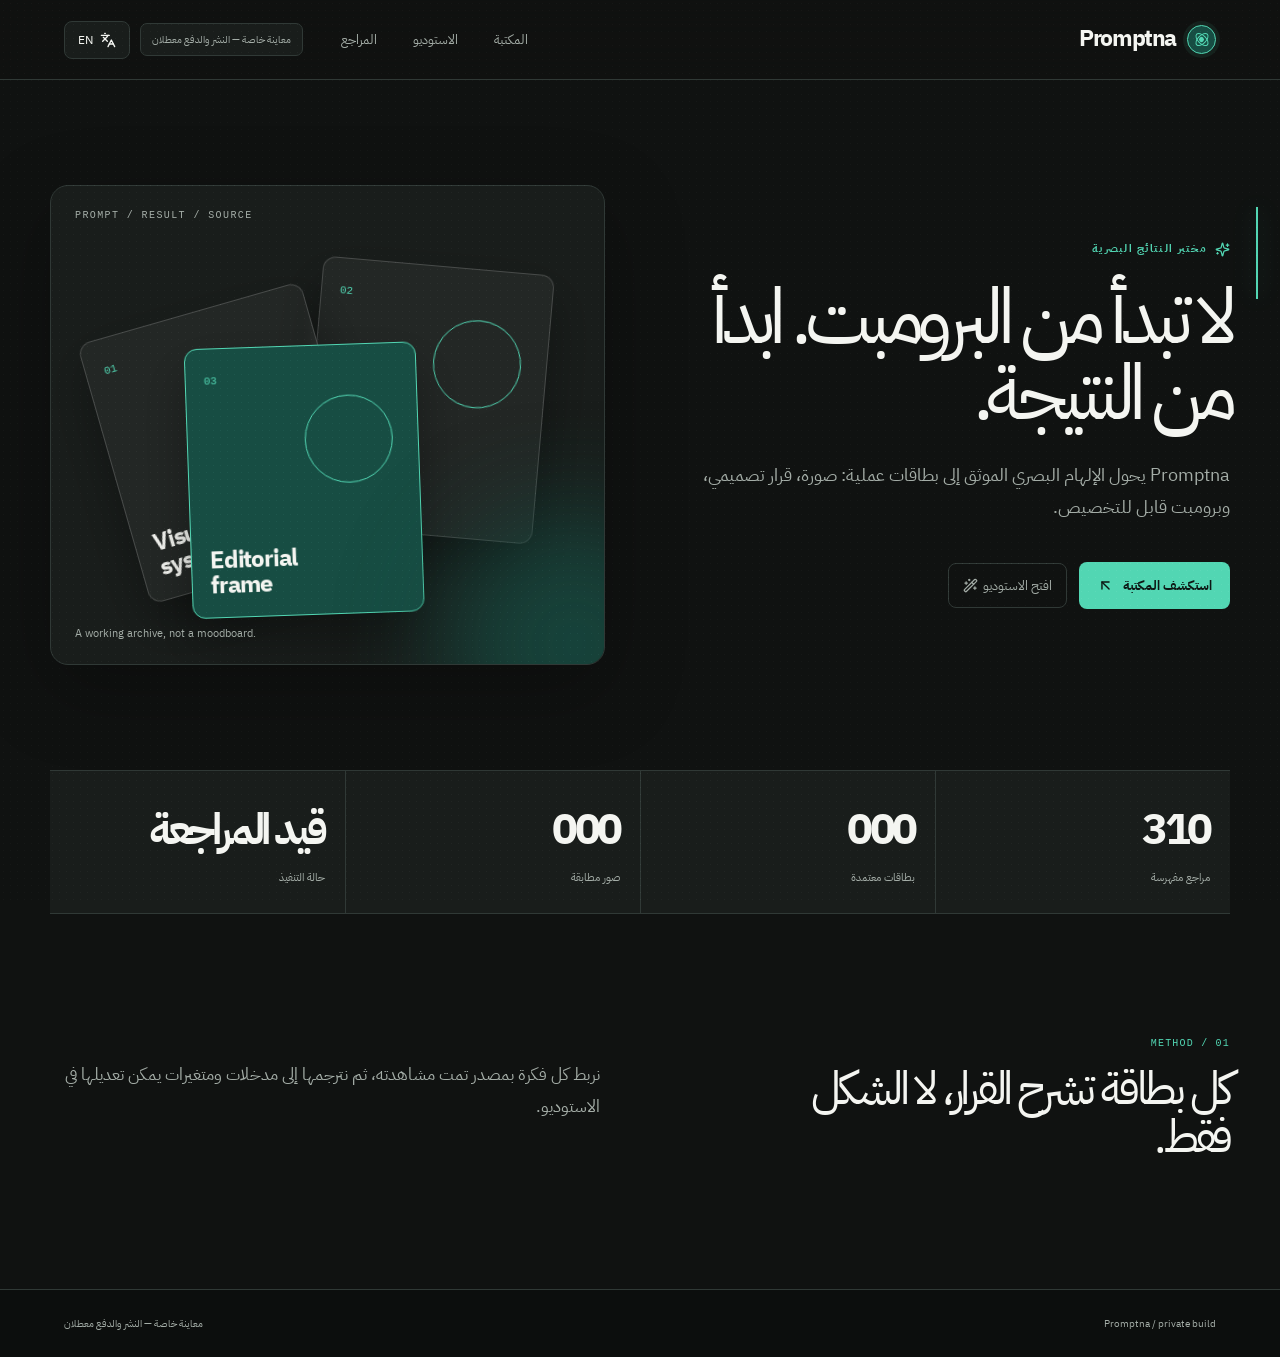
<file: index.html>
<!doctype html><html lang="ar" dir="rtl"><head><meta charset="UTF-8"/><meta name="viewport" content="width=device-width, initial-scale=1.0, maximum-scale=1"/><meta name="theme-color" content="#f7f5f0"/><meta name="description" content="Promptna — مكتبة بصرية عملية للبرومبتات الموثقة."/><title>Promptna</title>  <script type="module" crossorigin src="./assets/index-BKQbhZGJ.js"></script>
  <link rel="stylesheet" crossorigin href="./assets/index-DLs-mdcv.css">
</head><body><div id="root"></div><script src="./api/platform/config.js"></script></body></html>
</file>
<file: assets/index-DLs-mdcv.css>
@import"https://fonts.googleapis.com/css2?family=IBM+Plex+Sans+Arabic:wght@400;500;600;700&family=Inter:wght@400;500;600;700;800&display=swap";@layer components;@layer properties{@supports (((-webkit-hyphens:none)) and (not (margin-trim:inline))) or ((-moz-orient:inline) and (not (color:rgb(from red r g b)))){*,:before,:after,::backdrop{--tw-translate-x:0;--tw-translate-y:0;--tw-translate-z:0;--tw-rotate-x:initial;--tw-rotate-y:initial;--tw-rotate-z:initial;--tw-skew-x:initial;--tw-skew-y:initial;--tw-space-y-reverse:0;--tw-space-x-reverse:0;--tw-border-style:solid;--tw-gradient-position:initial;--tw-gradient-from:#0000;--tw-gradient-via:#0000;--tw-gradient-to:#0000;--tw-gradient-stops:initial;--tw-gradient-via-stops:initial;--tw-gradient-from-position:0%;--tw-gradient-via-position:50%;--tw-gradient-to-position:100%;--tw-leading:initial;--tw-font-weight:initial;--tw-tracking:initial;--tw-ordinal:initial;--tw-slashed-zero:initial;--tw-numeric-figure:initial;--tw-numeric-spacing:initial;--tw-numeric-fraction:initial;--tw-shadow:0 0 #0000;--tw-shadow-color:initial;--tw-shadow-alpha:100%;--tw-inset-shadow:0 0 #0000;--tw-inset-shadow-color:initial;--tw-inset-shadow-alpha:100%;--tw-ring-color:initial;--tw-ring-shadow:0 0 #0000;--tw-inset-ring-color:initial;--tw-inset-ring-shadow:0 0 #0000;--tw-ring-inset:initial;--tw-ring-offset-width:0px;--tw-ring-offset-color:#fff;--tw-ring-offset-shadow:0 0 #0000;--tw-outline-style:solid;--tw-backdrop-blur:initial;--tw-backdrop-brightness:initial;--tw-backdrop-contrast:initial;--tw-backdrop-grayscale:initial;--tw-backdrop-hue-rotate:initial;--tw-backdrop-invert:initial;--tw-backdrop-opacity:initial;--tw-backdrop-saturate:initial;--tw-backdrop-sepia:initial;--tw-duration:initial;--tw-ease:initial;--tw-content:"";--tw-animation-delay:0s;--tw-animation-direction:normal;--tw-animation-duration:initial;--tw-animation-fill-mode:none;--tw-animation-iteration-count:1;--tw-enter-blur:0;--tw-enter-opacity:1;--tw-enter-rotate:0;--tw-enter-scale:1;--tw-enter-translate-x:0;--tw-enter-translate-y:0;--tw-exit-blur:0;--tw-exit-opacity:1;--tw-exit-rotate:0;--tw-exit-scale:1;--tw-exit-translate-x:0;--tw-exit-translate-y:0}}}@layer theme{:root,:host{--font-sans:ui-sans-serif,system-ui,sans-serif,"Apple Color Emoji","Segoe UI Emoji","Segoe UI Symbol","Noto Color Emoji";--font-mono:ui-monospace,SFMono-Regular,Menlo,Monaco,Consolas,"Liberation Mono","Courier New",monospace;--color-red-100:oklch(93.6% .032 17.717);--color-red-500:oklch(63.7% .237 25.331);--color-blue-600:oklch(54.6% .245 262.881);--color-blue-700:oklch(48.8% .243 264.376);--color-slate-50:oklch(98.4% .003 247.858);--color-slate-100:oklch(96.8% .007 247.896);--color-slate-600:oklch(44.6% .043 257.281);--color-slate-700:oklch(37.2% .044 257.287);--color-slate-900:oklch(20.8% .042 265.755);--color-black:#000;--color-white:#fff;--spacing:.25rem;--container-xs:20rem;--container-sm:24rem;--container-md:28rem;--container-lg:32rem;--container-2xl:42rem;--container-6xl:72rem;--text-xs:.75rem;--text-xs--line-height:calc(1/.75);--text-sm:.875rem;--text-sm--line-height:calc(1.25/.875);--text-base:1rem;--text-base--line-height: 1.5 ;--text-lg:1.125rem;--text-lg--line-height:calc(1.75/1.125);--text-xl:1.25rem;--text-xl--line-height:calc(1.75/1.25);--text-2xl:1.5rem;--text-2xl--line-height:calc(2/1.5);--text-3xl:1.875rem;--text-3xl--line-height: 1.2 ;--text-4xl:2.25rem;--text-4xl--line-height:calc(2.5/2.25);--font-weight-normal:400;--font-weight-medium:500;--font-weight-semibold:600;--font-weight-bold:700;--tracking-tight:-.025em;--tracking-widest:.1em;--leading-snug:1.375;--leading-normal:1.5;--leading-relaxed:1.625;--radius-xs:.125rem;--radius-sm:.25rem;--radius-md:.375rem;--radius-lg:.5rem;--radius-xl:.75rem;--ease-in-out:cubic-bezier(.4,0,.2,1);--animate-spin:spin 1s linear infinite;--animate-pulse:pulse 2s cubic-bezier(.4,0,.6,1)infinite;--blur-sm:8px;--blur-2xl:40px;--aspect-video:16/9;--default-transition-duration:.15s;--default-transition-timing-function:cubic-bezier(.4,0,.2,1);--default-font-family:var(--font-sans);--default-mono-font-family:var(--font-mono)}}@layer base{*,:after,:before,::backdrop{box-sizing:border-box;border:0 solid;margin:0;padding:0}::file-selector-button{box-sizing:border-box;border:0 solid;margin:0;padding:0}html,:host{-webkit-text-size-adjust:100%;tab-size:4;line-height:1.5;font-family:var(--default-font-family,ui-sans-serif,system-ui,sans-serif,"Apple Color Emoji","Segoe UI Emoji","Segoe UI Symbol","Noto Color Emoji");font-feature-settings:var(--default-font-feature-settings,normal);font-variation-settings:var(--default-font-variation-settings,normal);-webkit-tap-highlight-color:transparent}hr{height:0;color:inherit;border-top-width:1px}abbr:where([title]){-webkit-text-decoration:underline dotted;text-decoration:underline dotted}h1,h2,h3,h4,h5,h6{font-size:inherit;font-weight:inherit}a{color:inherit;-webkit-text-decoration:inherit;text-decoration:inherit}b,strong{font-weight:bolder}code,kbd,samp,pre{font-family:var(--default-mono-font-family,ui-monospace,SFMono-Regular,Menlo,Monaco,Consolas,"Liberation Mono","Courier New",monospace);font-feature-settings:var(--default-mono-font-feature-settings,normal);font-variation-settings:var(--default-mono-font-variation-settings,normal);font-size:1em}small{font-size:80%}sub,sup{vertical-align:baseline;font-size:75%;line-height:0;position:relative}sub{bottom:-.25em}sup{top:-.5em}table{text-indent:0;border-color:inherit;border-collapse:collapse}:-moz-focusring{outline:auto}progress{vertical-align:baseline}summary{display:list-item}ol,ul,menu{list-style:none}img,svg,video,canvas,audio,iframe,embed,object{vertical-align:middle;display:block}img,video{max-width:100%;height:auto}button,input,select,optgroup,textarea{font:inherit;font-feature-settings:inherit;font-variation-settings:inherit;letter-spacing:inherit;color:inherit;opacity:1;background-color:#0000;border-radius:0}::file-selector-button{font:inherit;font-feature-settings:inherit;font-variation-settings:inherit;letter-spacing:inherit;color:inherit;opacity:1;background-color:#0000;border-radius:0}:where(select:is([multiple],[size])) optgroup{font-weight:bolder}:where(select:is([multiple],[size])) optgroup option{padding-inline-start:20px}::file-selector-button{margin-inline-end:4px}::placeholder{opacity:1}@supports (not ((-webkit-appearance:-apple-pay-button))) or (contain-intrinsic-size:1px){::placeholder{color:currentColor}@supports (color:color-mix(in lab,red,red)){::placeholder{color:color-mix(in oklab,currentcolor 50%,transparent)}}}textarea{resize:vertical}::-webkit-search-decoration{-webkit-appearance:none}::-webkit-date-and-time-value{min-height:1lh;text-align:inherit}::-webkit-datetime-edit{display:inline-flex}::-webkit-datetime-edit-fields-wrapper{padding:0}::-webkit-datetime-edit{padding-block:0}::-webkit-datetime-edit-year-field{padding-block:0}::-webkit-datetime-edit-month-field{padding-block:0}::-webkit-datetime-edit-day-field{padding-block:0}::-webkit-datetime-edit-hour-field{padding-block:0}::-webkit-datetime-edit-minute-field{padding-block:0}::-webkit-datetime-edit-second-field{padding-block:0}::-webkit-datetime-edit-millisecond-field{padding-block:0}::-webkit-datetime-edit-meridiem-field{padding-block:0}::-webkit-calendar-picker-indicator{line-height:1}:-moz-ui-invalid{box-shadow:none}button,input:where([type=button],[type=reset],[type=submit]){appearance:button}::file-selector-button{appearance:button}::-webkit-inner-spin-button{height:auto}::-webkit-outer-spin-button{height:auto}[hidden]:where(:not([hidden=until-found])){display:none!important}}@layer utilities{.\@container\/card-header{container:card-header/inline-size}.\@container\/field-group{container:field-group/inline-size}.pointer-events-none{pointer-events:none}.invisible{visibility:hidden}.visible{visibility:visible}.sr-only{clip-path:inset(50%);white-space:nowrap;border-width:0;width:1px;height:1px;margin:-1px;padding:0;position:absolute;overflow:hidden}.absolute{position:absolute}.fixed{position:fixed}.relative{position:relative}.static{position:static}.sticky{position:sticky}.inset-0{inset:calc(var(--spacing)*0)}.inset-x-0{inset-inline:calc(var(--spacing)*0)}.inset-y-0{inset-block:calc(var(--spacing)*0)}.-top-12{top:calc(var(--spacing)*-12)}.top-0{top:calc(var(--spacing)*0)}.top-1\.5{top:calc(var(--spacing)*1.5)}.top-1\/2{top:50%}.top-3\.5{top:calc(var(--spacing)*3.5)}.top-4{top:calc(var(--spacing)*4)}.top-\[1px\]{top:1px}.top-\[50\%\]{top:50%}.top-\[60\%\]{top:60%}.top-full{top:100%}.-right-12{right:calc(var(--spacing)*-12)}.right-0{right:calc(var(--spacing)*0)}.right-1{right:calc(var(--spacing)*1)}.right-2{right:calc(var(--spacing)*2)}.right-3{right:calc(var(--spacing)*3)}.right-4{right:calc(var(--spacing)*4)}.-bottom-12{bottom:calc(var(--spacing)*-12)}.bottom-0{bottom:calc(var(--spacing)*0)}.bottom-4{bottom:calc(var(--spacing)*4)}.-left-12{left:calc(var(--spacing)*-12)}.left-0{left:calc(var(--spacing)*0)}.left-1\/2{left:50%}.left-2{left:calc(var(--spacing)*2)}.left-4{left:calc(var(--spacing)*4)}.left-\[50\%\]{left:50%}.isolate{isolation:isolate}.z-10{z-index:10}.z-20{z-index:20}.z-40{z-index:40}.z-50{z-index:50}.z-\[1\]{z-index:1}.order-first{order:-9999}.order-last{order:9999}.col-start-2{grid-column-start:2}.row-span-2{grid-row:span 2/span 2}.row-start-1{grid-row-start:1}.container{width:100%}@media(min-width:40rem){.container{max-width:40rem}}@media(min-width:48rem){.container{max-width:48rem}}@media(min-width:64rem){.container{max-width:64rem}}@media(min-width:80rem){.container{max-width:80rem}}@media(min-width:96rem){.container{max-width:96rem}}.\!m-0{margin:calc(var(--spacing)*0)!important}.-mx-1{margin-inline:calc(var(--spacing)*-1)}.mx-2{margin-inline:calc(var(--spacing)*2)}.mx-3\.5{margin-inline:calc(var(--spacing)*3.5)}.mx-4{margin-inline:calc(var(--spacing)*4)}.mx-auto{margin-inline:auto}.-my-2{margin-block:calc(var(--spacing)*-2)}.my-0{margin-block:calc(var(--spacing)*0)}.my-0\.5{margin-block:calc(var(--spacing)*.5)}.my-1{margin-block:calc(var(--spacing)*1)}.-mt-4{margin-top:calc(var(--spacing)*-4)}.mt-1{margin-top:calc(var(--spacing)*1)}.mt-1\.5{margin-top:calc(var(--spacing)*1.5)}.mt-2{margin-top:calc(var(--spacing)*2)}.mt-4{margin-top:calc(var(--spacing)*4)}.mt-12{margin-top:calc(var(--spacing)*12)}.mt-auto{margin-top:auto}.mr-2{margin-right:calc(var(--spacing)*2)}.mb-1{margin-bottom:calc(var(--spacing)*1)}.mb-2{margin-bottom:calc(var(--spacing)*2)}.mb-3{margin-bottom:calc(var(--spacing)*3)}.mb-4{margin-bottom:calc(var(--spacing)*4)}.mb-6{margin-bottom:calc(var(--spacing)*6)}.mb-8{margin-bottom:calc(var(--spacing)*8)}.-ml-4{margin-left:calc(var(--spacing)*-4)}.ml-1{margin-left:calc(var(--spacing)*1)}.ml-2{margin-left:calc(var(--spacing)*2)}.ml-4{margin-left:calc(var(--spacing)*4)}.ml-auto{margin-left:auto}.line-clamp-1{-webkit-line-clamp:1;-webkit-box-orient:vertical;display:-webkit-box;overflow:hidden}.line-clamp-2{-webkit-line-clamp:2;-webkit-box-orient:vertical;display:-webkit-box;overflow:hidden}.block{display:block}.flex{display:flex}.grid{display:grid}.hidden{display:none}.inline-flex{display:inline-flex}.table{display:table}.table-caption{display:table-caption}.table-cell{display:table-cell}.table-row{display:table-row}.field-sizing-content{field-sizing:content}.aspect-square{aspect-ratio:1}.aspect-video{aspect-ratio:var(--aspect-video)}.size-\(--cell-size\){width:var(--cell-size);height:var(--cell-size)}.size-2{width:calc(var(--spacing)*2);height:calc(var(--spacing)*2)}.size-2\.5{width:calc(var(--spacing)*2.5);height:calc(var(--spacing)*2.5)}.size-3{width:calc(var(--spacing)*3);height:calc(var(--spacing)*3)}.size-3\.5{width:calc(var(--spacing)*3.5);height:calc(var(--spacing)*3.5)}.size-4{width:calc(var(--spacing)*4);height:calc(var(--spacing)*4)}.size-6{width:calc(var(--spacing)*6);height:calc(var(--spacing)*6)}.size-7{width:calc(var(--spacing)*7);height:calc(var(--spacing)*7)}.size-8{width:calc(var(--spacing)*8);height:calc(var(--spacing)*8)}.size-9{width:calc(var(--spacing)*9);height:calc(var(--spacing)*9)}.size-10{width:calc(var(--spacing)*10);height:calc(var(--spacing)*10)}.size-12{width:calc(var(--spacing)*12);height:calc(var(--spacing)*12)}.size-auto{width:auto;height:auto}.size-full{width:100%;height:100%}.h-\(--cell-size\){height:var(--cell-size)}.h-1\.5{height:calc(var(--spacing)*1.5)}.h-2{height:calc(var(--spacing)*2)}.h-2\.5{height:calc(var(--spacing)*2.5)}.h-3{height:calc(var(--spacing)*3)}.h-4{height:calc(var(--spacing)*4)}.h-5{height:calc(var(--spacing)*5)}.h-6{height:calc(var(--spacing)*6)}.h-7{height:calc(var(--spacing)*7)}.h-8{height:calc(var(--spacing)*8)}.h-9{height:calc(var(--spacing)*9)}.h-10{height:calc(var(--spacing)*10)}.h-12{height:calc(var(--spacing)*12)}.h-14{height:calc(var(--spacing)*14)}.h-16{height:calc(var(--spacing)*16)}.h-32{height:calc(var(--spacing)*32)}.h-64{height:calc(var(--spacing)*64)}.h-\[1\.15rem\]{height:1.15rem}.h-\[38px\]{height:38px}.h-\[200px\]{height:200px}.h-\[500px\]{height:500px}.h-\[calc\(100\%-1px\)\]{height:calc(100% - 1px)}.h-\[var\(--radix-navigation-menu-viewport-height\)\]{height:var(--radix-navigation-menu-viewport-height)}.h-\[var\(--radix-select-trigger-height\)\]{height:var(--radix-select-trigger-height)}.h-auto{height:auto}.h-full{height:100%}.h-px{height:1px}.h-svh{height:100svh}.max-h-\(--radix-context-menu-content-available-height\){max-height:var(--radix-context-menu-content-available-height)}.max-h-\(--radix-dropdown-menu-content-available-height\){max-height:var(--radix-dropdown-menu-content-available-height)}.max-h-\(--radix-select-content-available-height\){max-height:var(--radix-select-content-available-height)}.max-h-32{max-height:calc(var(--spacing)*32)}.max-h-\[300px\]{max-height:300px}.min-h-0{min-height:calc(var(--spacing)*0)}.min-h-4{min-height:calc(var(--spacing)*4)}.min-h-9{min-height:calc(var(--spacing)*9)}.min-h-16{min-height:calc(var(--spacing)*16)}.min-h-\[200px\]{min-height:200px}.min-h-screen{min-height:100vh}.min-h-svh{min-height:100svh}.w-\(--cell-size\){width:var(--cell-size)}.w-\(--sidebar-width\){width:var(--sidebar-width)}.w-0{width:calc(var(--spacing)*0)}.w-1{width:calc(var(--spacing)*1)}.w-1\/2{width:50%}.w-2{width:calc(var(--spacing)*2)}.w-2\.5{width:calc(var(--spacing)*2.5)}.w-3{width:calc(var(--spacing)*3)}.w-3\/4{width:75%}.w-4{width:calc(var(--spacing)*4)}.w-5{width:calc(var(--spacing)*5)}.w-8{width:calc(var(--spacing)*8)}.w-9{width:calc(var(--spacing)*9)}.w-10{width:calc(var(--spacing)*10)}.w-16{width:calc(var(--spacing)*16)}.w-20{width:calc(var(--spacing)*20)}.w-24{width:calc(var(--spacing)*24)}.w-32{width:calc(var(--spacing)*32)}.w-48{width:calc(var(--spacing)*48)}.w-64{width:calc(var(--spacing)*64)}.w-72{width:calc(var(--spacing)*72)}.w-\[38px\]{width:38px}.w-\[100px\]{width:100px}.w-\[280px\]{width:280px}.w-\[400px\]{width:400px}.w-auto{width:auto}.w-fit{width:fit-content}.w-full{width:100%}.w-max{width:max-content}.w-px{width:1px}.max-w-\(--skeleton-width\){max-width:var(--skeleton-width)}.max-w-2xl{max-width:var(--container-2xl)}.max-w-6xl{max-width:var(--container-6xl)}.max-w-\[80\%\]{max-width:80%}.max-w-\[calc\(100\%-2rem\)\]{max-width:calc(100% - 2rem)}.max-w-lg{max-width:var(--container-lg)}.max-w-max{max-width:max-content}.max-w-md{max-width:var(--container-md)}.max-w-none{max-width:none}.max-w-sm{max-width:var(--container-sm)}.max-w-xs{max-width:var(--container-xs)}.min-w-\(--cell-size\){min-width:var(--cell-size)}.min-w-0{min-width:calc(var(--spacing)*0)}.min-w-5{min-width:calc(var(--spacing)*5)}.min-w-8{min-width:calc(var(--spacing)*8)}.min-w-9{min-width:calc(var(--spacing)*9)}.min-w-10{min-width:calc(var(--spacing)*10)}.min-w-\[8rem\]{min-width:8rem}.min-w-\[12rem\]{min-width:12rem}.min-w-\[var\(--radix-select-trigger-width\)\]{min-width:var(--radix-select-trigger-width)}.flex-1{flex:1}.flex-shrink-0,.shrink-0{flex-shrink:0}.grow{flex-grow:1}.grow-0{flex-grow:0}.basis-full{flex-basis:100%}.caption-bottom{caption-side:bottom}.border-collapse{border-collapse:collapse}.origin-\(--radix-context-menu-content-transform-origin\){transform-origin:var(--radix-context-menu-content-transform-origin)}.origin-\(--radix-dropdown-menu-content-transform-origin\){transform-origin:var(--radix-dropdown-menu-content-transform-origin)}.origin-\(--radix-hover-card-content-transform-origin\){transform-origin:var(--radix-hover-card-content-transform-origin)}.origin-\(--radix-menubar-content-transform-origin\){transform-origin:var(--radix-menubar-content-transform-origin)}.origin-\(--radix-popover-content-transform-origin\){transform-origin:var(--radix-popover-content-transform-origin)}.origin-\(--radix-select-content-transform-origin\){transform-origin:var(--radix-select-content-transform-origin)}.origin-\(--radix-tooltip-content-transform-origin\){transform-origin:var(--radix-tooltip-content-transform-origin)}.-translate-x-1\/2{--tw-translate-x: -50% ;translate:var(--tw-translate-x)var(--tw-translate-y)}.-translate-x-px{--tw-translate-x:-1px;translate:var(--tw-translate-x)var(--tw-translate-y)}.translate-x-\[-50\%\]{--tw-translate-x:-50%;translate:var(--tw-translate-x)var(--tw-translate-y)}.translate-x-px{--tw-translate-x:1px;translate:var(--tw-translate-x)var(--tw-translate-y)}.-translate-y-1\/2{--tw-translate-y: -50% ;translate:var(--tw-translate-x)var(--tw-translate-y)}.translate-y-0\.5{--tw-translate-y:calc(var(--spacing)*.5);translate:var(--tw-translate-x)var(--tw-translate-y)}.translate-y-\[-50\%\]{--tw-translate-y:-50%;translate:var(--tw-translate-x)var(--tw-translate-y)}.translate-y-\[calc\(-50\%_-_2px\)\]{--tw-translate-y: calc(-50% - 2px) ;translate:var(--tw-translate-x)var(--tw-translate-y)}.rotate-45{rotate:45deg}.rotate-90{rotate:90deg}.transform{transform:var(--tw-rotate-x,)var(--tw-rotate-y,)var(--tw-rotate-z,)var(--tw-skew-x,)var(--tw-skew-y,)}.animate-caret-blink{animation:1.25s ease-out infinite caret-blink}.animate-in{animation:enter var(--tw-animation-duration,var(--tw-duration,.15s))var(--tw-ease,ease)var(--tw-animation-delay,0s)var(--tw-animation-iteration-count,1)var(--tw-animation-direction,normal)var(--tw-animation-fill-mode,none)}.animate-pulse{animation:var(--animate-pulse)}.animate-spin{animation:var(--animate-spin)}.cursor-col-resize{cursor:col-resize}.cursor-default{cursor:default}.cursor-pointer{cursor:pointer}.cursor-text{cursor:text}.touch-none{touch-action:none}.resize-none{resize:none}.scroll-my-1{scroll-margin-block:calc(var(--spacing)*1)}.scroll-py-1{scroll-padding-block:calc(var(--spacing)*1)}.list-disc{list-style-type:disc}.list-none{list-style-type:none}.auto-rows-min{grid-auto-rows:min-content}.grid-cols-1{grid-template-columns:repeat(1,minmax(0,1fr))}.grid-cols-2{grid-template-columns:repeat(2,minmax(0,1fr))}.grid-cols-3{grid-template-columns:repeat(3,minmax(0,1fr))}.grid-cols-\[0_1fr\]{grid-template-columns:0 1fr}.grid-rows-\[auto_auto\]{grid-template-rows:auto auto}.flex-col{flex-direction:column}.flex-col-reverse{flex-direction:column-reverse}.flex-row{flex-direction:row}.flex-wrap{flex-wrap:wrap}.items-center{align-items:center}.items-end{align-items:flex-end}.items-start{align-items:flex-start}.items-stretch{align-items:stretch}.justify-between{justify-content:space-between}.justify-center{justify-content:center}.justify-end{justify-content:flex-end}.justify-start{justify-content:flex-start}.justify-items-start{justify-items:start}.gap-0{gap:calc(var(--spacing)*0)}.gap-0\.5{gap:calc(var(--spacing)*.5)}.gap-1{gap:calc(var(--spacing)*1)}.gap-1\.5{gap:calc(var(--spacing)*1.5)}.gap-2{gap:calc(var(--spacing)*2)}.gap-2\.5{gap:calc(var(--spacing)*2.5)}.gap-3{gap:calc(var(--spacing)*3)}.gap-4{gap:calc(var(--spacing)*4)}.gap-6{gap:calc(var(--spacing)*6)}.gap-7{gap:calc(var(--spacing)*7)}.gap-8{gap:calc(var(--spacing)*8)}:where(.space-y-1>:not(:last-child)){--tw-space-y-reverse:0;margin-block-start:calc(calc(var(--spacing)*1)*var(--tw-space-y-reverse));margin-block-end:calc(calc(var(--spacing)*1)*calc(1 - var(--tw-space-y-reverse)))}:where(.space-y-2>:not(:last-child)){--tw-space-y-reverse:0;margin-block-start:calc(calc(var(--spacing)*2)*var(--tw-space-y-reverse));margin-block-end:calc(calc(var(--spacing)*2)*calc(1 - var(--tw-space-y-reverse)))}:where(.space-y-3>:not(:last-child)){--tw-space-y-reverse:0;margin-block-start:calc(calc(var(--spacing)*3)*var(--tw-space-y-reverse));margin-block-end:calc(calc(var(--spacing)*3)*calc(1 - var(--tw-space-y-reverse)))}:where(.space-y-4>:not(:last-child)){--tw-space-y-reverse:0;margin-block-start:calc(calc(var(--spacing)*4)*var(--tw-space-y-reverse));margin-block-end:calc(calc(var(--spacing)*4)*calc(1 - var(--tw-space-y-reverse)))}:where(.space-y-6>:not(:last-child)){--tw-space-y-reverse:0;margin-block-start:calc(calc(var(--spacing)*6)*var(--tw-space-y-reverse));margin-block-end:calc(calc(var(--spacing)*6)*calc(1 - var(--tw-space-y-reverse)))}:where(.space-y-12>:not(:last-child)){--tw-space-y-reverse:0;margin-block-start:calc(calc(var(--spacing)*12)*var(--tw-space-y-reverse));margin-block-end:calc(calc(var(--spacing)*12)*calc(1 - var(--tw-space-y-reverse)))}:where(.space-x-2>:not(:last-child)){--tw-space-x-reverse:0;margin-inline-start:calc(calc(var(--spacing)*2)*var(--tw-space-x-reverse));margin-inline-end:calc(calc(var(--spacing)*2)*calc(1 - var(--tw-space-x-reverse)))}.gap-y-0\.5{row-gap:calc(var(--spacing)*.5)}.self-start{align-self:flex-start}.self-stretch{align-self:stretch}.justify-self-end{justify-self:flex-end}.truncate{text-overflow:ellipsis;white-space:nowrap;overflow:hidden}.overflow-auto{overflow:auto}.overflow-hidden{overflow:hidden}.overflow-x-auto{overflow-x:auto}.overflow-x-hidden{overflow-x:hidden}.overflow-y-auto{overflow-y:auto}.rounded{border-radius:.25rem}.rounded-\[2px\]{border-radius:2px}.rounded-\[4px\]{border-radius:4px}.rounded-\[10px\]{border-radius:10px}.rounded-\[20px\]{border-radius:20px}.rounded-\[calc\(var\(--radius\)-5px\)\]{border-radius:calc(var(--radius) - 5px)}.rounded-\[inherit\]{border-radius:inherit}.rounded-full{border-radius:3.40282e38px}.rounded-lg{border-radius:var(--radius-lg)}.rounded-md{border-radius:var(--radius-md)}.rounded-none{border-radius:0}.rounded-sm{border-radius:var(--radius-sm)}.rounded-xl{border-radius:var(--radius-xl)}.rounded-xs{border-radius:var(--radius-xs)}.rounded-l-md{border-top-left-radius:var(--radius-md);border-bottom-left-radius:var(--radius-md)}.rounded-tl-sm{border-top-left-radius:var(--radius-sm)}.rounded-r-md{border-top-right-radius:var(--radius-md);border-bottom-right-radius:var(--radius-md)}.border{border-style:var(--tw-border-style);border-width:1px}.border-0{border-style:var(--tw-border-style);border-width:0}.border-\[1\.5px\]{border-style:var(--tw-border-style);border-width:1.5px}.border-y{border-block-style:var(--tw-border-style);border-block-width:1px}.border-t{border-top-style:var(--tw-border-style);border-top-width:1px}.border-r{border-right-style:var(--tw-border-style);border-right-width:1px}.border-r-0{border-right-style:var(--tw-border-style);border-right-width:0}.border-b{border-bottom-style:var(--tw-border-style);border-bottom-width:1px}.border-l{border-left-style:var(--tw-border-style);border-left-width:1px}.border-dashed{--tw-border-style:dashed;border-style:dashed}.border-\(--color-border\){border-color:var(--color-border)}.border-\[rgba\(0\,0\,0\,0\.08\)\]{border-color:#00000014}.border-transparent{border-color:#0000}.border-t-transparent{border-top-color:#0000}.border-l-transparent{border-left-color:#0000}.bg-\(--color-bg\){background-color:var(--color-bg)}.bg-\[\#1a1a19\]{background-color:#1a1a19}.bg-\[\#f8f8f7\]{background-color:#f8f8f7}.bg-black\/50{background-color:#00000080}@supports (color:color-mix(in lab,red,red)){.bg-black\/50{background-color:color-mix(in oklab,var(--color-black)50%,transparent)}}.bg-blue-600{background-color:var(--color-blue-600)}.bg-red-100{background-color:var(--color-red-100)}.bg-transparent{background-color:#0000}.bg-white{background-color:var(--color-white)}.bg-white\/80{background-color:#fffc}@supports (color:color-mix(in lab,red,red)){.bg-white\/80{background-color:color-mix(in oklab,var(--color-white)80%,transparent)}}.bg-gradient-to-br{--tw-gradient-position:to bottom right in oklab;background-image:linear-gradient(var(--tw-gradient-stops))}.from-slate-50{--tw-gradient-from:var(--color-slate-50);--tw-gradient-stops:var(--tw-gradient-via-stops,var(--tw-gradient-position),var(--tw-gradient-from)var(--tw-gradient-from-position),var(--tw-gradient-to)var(--tw-gradient-to-position))}.to-slate-100{--tw-gradient-to:var(--color-slate-100);--tw-gradient-stops:var(--tw-gradient-via-stops,var(--tw-gradient-position),var(--tw-gradient-from)var(--tw-gradient-from-position),var(--tw-gradient-to)var(--tw-gradient-to-position))}.fill-current{fill:currentColor}.p-0{padding:calc(var(--spacing)*0)}.p-1{padding:calc(var(--spacing)*1)}.p-2{padding:calc(var(--spacing)*2)}.p-3{padding:calc(var(--spacing)*3)}.p-4{padding:calc(var(--spacing)*4)}.p-5{padding:calc(var(--spacing)*5)}.p-6{padding:calc(var(--spacing)*6)}.p-8{padding:calc(var(--spacing)*8)}.p-\[3px\]{padding:3px}.p-px{padding:1px}.px-\(--cell-size\){padding-inline:var(--cell-size)}.px-1{padding-inline:calc(var(--spacing)*1)}.px-1\.5{padding-inline:calc(var(--spacing)*1.5)}.px-2{padding-inline:calc(var(--spacing)*2)}.px-2\.5{padding-inline:calc(var(--spacing)*2.5)}.px-3{padding-inline:calc(var(--spacing)*3)}.px-4{padding-inline:calc(var(--spacing)*4)}.px-5{padding-inline:calc(var(--spacing)*5)}.px-6{padding-inline:calc(var(--spacing)*6)}.py-0\.5{padding-block:calc(var(--spacing)*.5)}.py-1{padding-block:calc(var(--spacing)*1)}.py-1\.5{padding-block:calc(var(--spacing)*1.5)}.py-2{padding-block:calc(var(--spacing)*2)}.py-2\.5{padding-block:calc(var(--spacing)*2.5)}.py-3{padding-block:calc(var(--spacing)*3)}.py-4{padding-block:calc(var(--spacing)*4)}.py-5{padding-block:calc(var(--spacing)*5)}.py-6{padding-block:calc(var(--spacing)*6)}.pt-0{padding-top:calc(var(--spacing)*0)}.pt-3{padding-top:calc(var(--spacing)*3)}.pt-4{padding-top:calc(var(--spacing)*4)}.pt-6{padding-top:calc(var(--spacing)*6)}.pt-8{padding-top:calc(var(--spacing)*8)}.pt-12{padding-top:calc(var(--spacing)*12)}.pr-1{padding-right:calc(var(--spacing)*1)}.pr-2{padding-right:calc(var(--spacing)*2)}.pr-2\.5{padding-right:calc(var(--spacing)*2.5)}.pr-3{padding-right:calc(var(--spacing)*3)}.pr-8{padding-right:calc(var(--spacing)*8)}.pb-3{padding-bottom:calc(var(--spacing)*3)}.pb-4{padding-bottom:calc(var(--spacing)*4)}.pb-8{padding-bottom:calc(var(--spacing)*8)}.pl-2{padding-left:calc(var(--spacing)*2)}.pl-3{padding-left:calc(var(--spacing)*3)}.pl-4{padding-left:calc(var(--spacing)*4)}.pl-8{padding-left:calc(var(--spacing)*8)}.text-center{text-align:center}.text-left{text-align:left}.text-right{text-align:right}.align-middle{vertical-align:middle}.font-mono{font-family:var(--font-mono)}.font-sans{font-family:var(--font-sans)}.text-2xl{font-size:var(--text-2xl);line-height:var(--tw-leading,var(--text-2xl--line-height))}.text-3xl{font-size:var(--text-3xl);line-height:var(--tw-leading,var(--text-3xl--line-height))}.text-4xl{font-size:var(--text-4xl);line-height:var(--tw-leading,var(--text-4xl--line-height))}.text-base{font-size:var(--text-base);line-height:var(--tw-leading,var(--text-base--line-height))}.text-lg{font-size:var(--text-lg);line-height:var(--tw-leading,var(--text-lg--line-height))}.text-sm{font-size:var(--text-sm);line-height:var(--tw-leading,var(--text-sm--line-height))}.text-sm\/relaxed{font-size:var(--text-sm);line-height:var(--leading-relaxed)}.text-xl{font-size:var(--text-xl);line-height:var(--tw-leading,var(--text-xl--line-height))}.text-xs{font-size:var(--text-xs);line-height:var(--tw-leading,var(--text-xs--line-height))}.text-\[0\.8rem\]{font-size:.8rem}.leading-5{--tw-leading:calc(var(--spacing)*5);line-height:calc(var(--spacing)*5)}.leading-\[26px\]{--tw-leading:26px;line-height:26px}.leading-none{--tw-leading:1;line-height:1}.leading-normal{--tw-leading:var(--leading-normal);line-height:var(--leading-normal)}.leading-relaxed{--tw-leading:var(--leading-relaxed);line-height:var(--leading-relaxed)}.leading-snug{--tw-leading:var(--leading-snug);line-height:var(--leading-snug)}.font-bold{--tw-font-weight:var(--font-weight-bold);font-weight:var(--font-weight-bold)}.font-medium{--tw-font-weight:var(--font-weight-medium);font-weight:var(--font-weight-medium)}.font-normal{--tw-font-weight:var(--font-weight-normal);font-weight:var(--font-weight-normal)}.font-semibold{--tw-font-weight:var(--font-weight-semibold);font-weight:var(--font-weight-semibold)}.tracking-\[-0\.44px\]{--tw-tracking:-.44px;letter-spacing:-.44px}.tracking-\[-0\.154px\]{--tw-tracking:-.154px;letter-spacing:-.154px}.tracking-tight{--tw-tracking:var(--tracking-tight);letter-spacing:var(--tracking-tight)}.tracking-widest{--tw-tracking:var(--tracking-widest);letter-spacing:var(--tracking-widest)}.text-balance{text-wrap:balance}.break-words{overflow-wrap:break-word}.whitespace-break-spaces{white-space:break-spaces}.whitespace-nowrap{white-space:nowrap}.whitespace-pre-wrap{white-space:pre-wrap}.text-\[\#34322d\]{color:#34322d}.text-\[\#858481\]{color:#858481}.text-current{color:currentColor}.text-red-500{color:var(--color-red-500)}.text-slate-600{color:var(--color-slate-600)}.text-slate-700{color:var(--color-slate-700)}.text-slate-900{color:var(--color-slate-900)}.text-white{color:var(--color-white)}.italic{font-style:italic}.tabular-nums{--tw-numeric-spacing:tabular-nums;font-variant-numeric:var(--tw-ordinal,)var(--tw-slashed-zero,)var(--tw-numeric-figure,)var(--tw-numeric-spacing,)var(--tw-numeric-fraction,)}.underline{text-decoration-line:underline}.underline-offset-4{text-underline-offset:4px}.opacity-0{opacity:0}.opacity-20{opacity:.2}.opacity-50{opacity:.5}.opacity-70{opacity:.7}.opacity-90{opacity:.9}.opacity-100{opacity:1}.shadow{--tw-shadow:0 1px 3px 0 var(--tw-shadow-color,#0000001a),0 1px 2px -1px var(--tw-shadow-color,#0000001a);box-shadow:var(--tw-inset-shadow),var(--tw-inset-ring-shadow),var(--tw-ring-offset-shadow),var(--tw-ring-shadow),var(--tw-shadow)}.shadow-\[0_0_0_1px_hsl\(var\(--sidebar-border\)\)\]{--tw-shadow:0 0 0 1px var(--tw-shadow-color,hsl(var(--sidebar-border)));box-shadow:var(--tw-inset-shadow),var(--tw-inset-ring-shadow),var(--tw-ring-offset-shadow),var(--tw-ring-shadow),var(--tw-shadow)}.shadow-\[0px_4px_11px_0px_rgba\(0\,0\,0\,0\.08\)\]{--tw-shadow:0px 4px 11px 0px var(--tw-shadow-color,#00000014);box-shadow:var(--tw-inset-shadow),var(--tw-inset-ring-shadow),var(--tw-ring-offset-shadow),var(--tw-ring-shadow),var(--tw-shadow)}.shadow-lg{--tw-shadow:0 10px 15px -3px var(--tw-shadow-color,#0000001a),0 4px 6px -4px var(--tw-shadow-color,#0000001a);box-shadow:var(--tw-inset-shadow),var(--tw-inset-ring-shadow),var(--tw-ring-offset-shadow),var(--tw-ring-shadow),var(--tw-shadow)}.shadow-md{--tw-shadow:0 4px 6px -1px var(--tw-shadow-color,#0000001a),0 2px 4px -2px var(--tw-shadow-color,#0000001a);box-shadow:var(--tw-inset-shadow),var(--tw-inset-ring-shadow),var(--tw-ring-offset-shadow),var(--tw-ring-shadow),var(--tw-shadow)}.shadow-none{--tw-shadow:0 0 #0000;box-shadow:var(--tw-inset-shadow),var(--tw-inset-ring-shadow),var(--tw-ring-offset-shadow),var(--tw-ring-shadow),var(--tw-shadow)}.shadow-sm{--tw-shadow:0 1px 3px 0 var(--tw-shadow-color,#0000001a),0 1px 2px -1px var(--tw-shadow-color,#0000001a);box-shadow:var(--tw-inset-shadow),var(--tw-inset-ring-shadow),var(--tw-ring-offset-shadow),var(--tw-ring-shadow),var(--tw-shadow)}.shadow-xl{--tw-shadow:0 20px 25px -5px var(--tw-shadow-color,#0000001a),0 8px 10px -6px var(--tw-shadow-color,#0000001a);box-shadow:var(--tw-inset-shadow),var(--tw-inset-ring-shadow),var(--tw-ring-offset-shadow),var(--tw-ring-shadow),var(--tw-shadow)}.shadow-xs{--tw-shadow:0 1px 2px 0 var(--tw-shadow-color,#0000000d);box-shadow:var(--tw-inset-shadow),var(--tw-inset-ring-shadow),var(--tw-ring-offset-shadow),var(--tw-ring-shadow),var(--tw-shadow)}.ring-0{--tw-ring-shadow:var(--tw-ring-inset,)0 0 0 calc(0px + var(--tw-ring-offset-width))var(--tw-ring-color,currentcolor);box-shadow:var(--tw-inset-shadow),var(--tw-inset-ring-shadow),var(--tw-ring-offset-shadow),var(--tw-ring-shadow),var(--tw-shadow)}.outline-hidden{--tw-outline-style:none;outline-style:none}@media(forced-colors:active){.outline-hidden{outline-offset:2px;outline:2px solid #0000}}.outline{outline-style:var(--tw-outline-style);outline-width:1px}.backdrop-blur{--tw-backdrop-blur:blur(8px);-webkit-backdrop-filter:var(--tw-backdrop-blur,)var(--tw-backdrop-brightness,)var(--tw-backdrop-contrast,)var(--tw-backdrop-grayscale,)var(--tw-backdrop-hue-rotate,)var(--tw-backdrop-invert,)var(--tw-backdrop-opacity,)var(--tw-backdrop-saturate,)var(--tw-backdrop-sepia,);backdrop-filter:var(--tw-backdrop-blur,)var(--tw-backdrop-brightness,)var(--tw-backdrop-contrast,)var(--tw-backdrop-grayscale,)var(--tw-backdrop-hue-rotate,)var(--tw-backdrop-invert,)var(--tw-backdrop-opacity,)var(--tw-backdrop-saturate,)var(--tw-backdrop-sepia,)}.backdrop-blur-2xl{--tw-backdrop-blur:blur(var(--blur-2xl));-webkit-backdrop-filter:var(--tw-backdrop-blur,)var(--tw-backdrop-brightness,)var(--tw-backdrop-contrast,)var(--tw-backdrop-grayscale,)var(--tw-backdrop-hue-rotate,)var(--tw-backdrop-invert,)var(--tw-backdrop-opacity,)var(--tw-backdrop-saturate,)var(--tw-backdrop-sepia,);backdrop-filter:var(--tw-backdrop-blur,)var(--tw-backdrop-brightness,)var(--tw-backdrop-contrast,)var(--tw-backdrop-grayscale,)var(--tw-backdrop-hue-rotate,)var(--tw-backdrop-invert,)var(--tw-backdrop-opacity,)var(--tw-backdrop-saturate,)var(--tw-backdrop-sepia,)}.backdrop-blur-sm{--tw-backdrop-blur:blur(var(--blur-sm));-webkit-backdrop-filter:var(--tw-backdrop-blur,)var(--tw-backdrop-brightness,)var(--tw-backdrop-contrast,)var(--tw-backdrop-grayscale,)var(--tw-backdrop-hue-rotate,)var(--tw-backdrop-invert,)var(--tw-backdrop-opacity,)var(--tw-backdrop-saturate,)var(--tw-backdrop-sepia,);backdrop-filter:var(--tw-backdrop-blur,)var(--tw-backdrop-brightness,)var(--tw-backdrop-contrast,)var(--tw-backdrop-grayscale,)var(--tw-backdrop-hue-rotate,)var(--tw-backdrop-invert,)var(--tw-backdrop-opacity,)var(--tw-backdrop-saturate,)var(--tw-backdrop-sepia,)}.transition{transition-property:color,background-color,border-color,outline-color,text-decoration-color,fill,stroke,--tw-gradient-from,--tw-gradient-via,--tw-gradient-to,opacity,box-shadow,transform,translate,scale,rotate,filter,-webkit-backdrop-filter,backdrop-filter,display,content-visibility,overlay,pointer-events;transition-timing-function:var(--tw-ease,var(--default-transition-timing-function));transition-duration:var(--tw-duration,var(--default-transition-duration))}.transition-\[color\,box-shadow\]{transition-property:color,box-shadow;transition-timing-function:var(--tw-ease,var(--default-transition-timing-function));transition-duration:var(--tw-duration,var(--default-transition-duration))}.transition-\[left\,right\,width\]{transition-property:left,right,width;transition-timing-function:var(--tw-ease,var(--default-transition-timing-function));transition-duration:var(--tw-duration,var(--default-transition-duration))}.transition-\[margin\,opacity\]{transition-property:margin,opacity;transition-timing-function:var(--tw-ease,var(--default-transition-timing-function));transition-duration:var(--tw-duration,var(--default-transition-duration))}.transition-\[width\,height\,padding\]{transition-property:width,height,padding;transition-timing-function:var(--tw-ease,var(--default-transition-timing-function));transition-duration:var(--tw-duration,var(--default-transition-duration))}.transition-\[width\]{transition-property:width;transition-timing-function:var(--tw-ease,var(--default-transition-timing-function));transition-duration:var(--tw-duration,var(--default-transition-duration))}.transition-all{transition-property:all;transition-timing-function:var(--tw-ease,var(--default-transition-timing-function));transition-duration:var(--tw-duration,var(--default-transition-duration))}.transition-colors{transition-property:color,background-color,border-color,outline-color,text-decoration-color,fill,stroke,--tw-gradient-from,--tw-gradient-via,--tw-gradient-to;transition-timing-function:var(--tw-ease,var(--default-transition-timing-function));transition-duration:var(--tw-duration,var(--default-transition-duration))}.transition-opacity{transition-property:opacity;transition-timing-function:var(--tw-ease,var(--default-transition-timing-function));transition-duration:var(--tw-duration,var(--default-transition-duration))}.transition-shadow{transition-property:box-shadow;transition-timing-function:var(--tw-ease,var(--default-transition-timing-function));transition-duration:var(--tw-duration,var(--default-transition-duration))}.transition-transform{transition-property:transform,translate,scale,rotate;transition-timing-function:var(--tw-ease,var(--default-transition-timing-function));transition-duration:var(--tw-duration,var(--default-transition-duration))}.transition-none{transition-property:none}.duration-100{--tw-duration:.1s;transition-duration:.1s}.duration-200{--tw-duration:.2s;transition-duration:.2s}.duration-300{--tw-duration:.3s;transition-duration:.3s}.duration-1000{--tw-duration:1s;transition-duration:1s}.ease-in-out{--tw-ease:var(--ease-in-out);transition-timing-function:var(--ease-in-out)}.ease-linear{--tw-ease:linear;transition-timing-function:linear}.fade-in-0{--tw-enter-opacity:0}.outline-none{--tw-outline-style:none;outline-style:none}.select-none{-webkit-user-select:none;user-select:none}.zoom-in-95{--tw-enter-scale:.95}.\[--cell-size\:--spacing\(8\)\]{--cell-size:calc(var(--spacing)*8)}.group-focus-within\/menu-item\:opacity-100:is(:where(.group\/menu-item):focus-within *){opacity:1}@media(hover:hover){.group-hover\/menu-item\:opacity-100:is(:where(.group\/menu-item):hover *){opacity:1}}.group-has-data-\[sidebar\=menu-action\]\/menu-item\:pr-8:is(:where(.group\/menu-item):has([data-sidebar=menu-action]) *){padding-right:calc(var(--spacing)*8)}.group-has-\[\[data-orientation\=horizontal\]\]\/field\:text-balance:is(:where(.group\/field):has([data-orientation=horizontal]) *){text-wrap:balance}.group-has-\[\[data-slot\=item-description\]\]\/item\:translate-y-0\.5:is(:where(.group\/item):has([data-slot=item-description]) *){--tw-translate-y:calc(var(--spacing)*.5);translate:var(--tw-translate-x)var(--tw-translate-y)}.group-has-\[\[data-slot\=item-description\]\]\/item\:self-start:is(:where(.group\/item):has([data-slot=item-description]) *){align-self:flex-start}.group-has-\[\>input\]\/input-group\:pt-2\.5:is(:where(.group\/input-group):has(>input) *){padding-top:calc(var(--spacing)*2.5)}.group-has-\[\>input\]\/input-group\:pb-2\.5:is(:where(.group\/input-group):has(>input) *){padding-bottom:calc(var(--spacing)*2.5)}.group-data-\[collapsible\=icon\]\:-mt-8:is(:where(.group)[data-collapsible=icon] *){margin-top:calc(var(--spacing)*-8)}.group-data-\[collapsible\=icon\]\:hidden:is(:where(.group)[data-collapsible=icon] *){display:none}.group-data-\[collapsible\=icon\]\:size-8\!:is(:where(.group)[data-collapsible=icon] *){width:calc(var(--spacing)*8)!important;height:calc(var(--spacing)*8)!important}.group-data-\[collapsible\=icon\]\:w-\(--sidebar-width-icon\):is(:where(.group)[data-collapsible=icon] *){width:var(--sidebar-width-icon)}.group-data-\[collapsible\=icon\]\:w-\[calc\(var\(--sidebar-width-icon\)\+\(--spacing\(4\)\)\)\]:is(:where(.group)[data-collapsible=icon] *){width:calc(var(--sidebar-width-icon) + (calc(var(--spacing)*4)))}.group-data-\[collapsible\=icon\]\:w-\[calc\(var\(--sidebar-width-icon\)\+\(--spacing\(4\)\)\+2px\)\]:is(:where(.group)[data-collapsible=icon] *){width:calc(var(--sidebar-width-icon) + (calc(var(--spacing)*4)) + 2px)}.group-data-\[collapsible\=icon\]\:justify-center:is(:where(.group)[data-collapsible=icon] *){justify-content:center}.group-data-\[collapsible\=icon\]\:overflow-hidden:is(:where(.group)[data-collapsible=icon] *){overflow:hidden}.group-data-\[collapsible\=icon\]\:p-0\!:is(:where(.group)[data-collapsible=icon] *){padding:calc(var(--spacing)*0)!important}.group-data-\[collapsible\=icon\]\:p-2\!:is(:where(.group)[data-collapsible=icon] *){padding:calc(var(--spacing)*2)!important}.group-data-\[collapsible\=icon\]\:opacity-0:is(:where(.group)[data-collapsible=icon] *){opacity:0}.group-data-\[collapsible\=offcanvas\]\:right-\[calc\(var\(--sidebar-width\)\*-1\)\]:is(:where(.group)[data-collapsible=offcanvas] *){right:calc(var(--sidebar-width)*-1)}.group-data-\[collapsible\=offcanvas\]\:left-\[calc\(var\(--sidebar-width\)\*-1\)\]:is(:where(.group)[data-collapsible=offcanvas] *){left:calc(var(--sidebar-width)*-1)}.group-data-\[collapsible\=offcanvas\]\:w-0:is(:where(.group)[data-collapsible=offcanvas] *){width:calc(var(--spacing)*0)}.group-data-\[collapsible\=offcanvas\]\:translate-x-0:is(:where(.group)[data-collapsible=offcanvas] *){--tw-translate-x:calc(var(--spacing)*0);translate:var(--tw-translate-x)var(--tw-translate-y)}.group-data-\[disabled\=true\]\:pointer-events-none:is(:where(.group)[data-disabled=true] *){pointer-events:none}.group-data-\[disabled\=true\]\:opacity-50:is(:where(.group)[data-disabled=true] *),.group-data-\[disabled\=true\]\/field\:opacity-50:is(:where(.group\/field)[data-disabled=true] *),.group-data-\[disabled\=true\]\/input-group\:opacity-50:is(:where(.group\/input-group)[data-disabled=true] *){opacity:.5}.group-data-\[focused\=true\]\/day\:relative:is(:where(.group\/day)[data-focused=true] *){position:relative}.group-data-\[focused\=true\]\/day\:z-10:is(:where(.group\/day)[data-focused=true] *){z-index:10}.group-data-\[focused\=true\]\/day\:ring-\[3px\]:is(:where(.group\/day)[data-focused=true] *){--tw-ring-shadow:var(--tw-ring-inset,)0 0 0 calc(3px + var(--tw-ring-offset-width))var(--tw-ring-color,currentcolor);box-shadow:var(--tw-inset-shadow),var(--tw-inset-ring-shadow),var(--tw-ring-offset-shadow),var(--tw-ring-shadow),var(--tw-shadow)}.group-data-\[side\=left\]\:-right-4:is(:where(.group)[data-side=left] *){right:calc(var(--spacing)*-4)}.group-data-\[side\=left\]\:border-r:is(:where(.group)[data-side=left] *){border-right-style:var(--tw-border-style);border-right-width:1px}.group-data-\[side\=right\]\:left-0:is(:where(.group)[data-side=right] *){left:calc(var(--spacing)*0)}.group-data-\[side\=right\]\:rotate-180:is(:where(.group)[data-side=right] *){rotate:180deg}.group-data-\[side\=right\]\:border-l:is(:where(.group)[data-side=right] *){border-left-style:var(--tw-border-style);border-left-width:1px}.group-data-\[state\=open\]\:rotate-180:is(:where(.group)[data-state=open] *){rotate:180deg}.group-data-\[variant\=floating\]\:rounded-lg:is(:where(.group)[data-variant=floating] *){border-radius:var(--radius-lg)}.group-data-\[variant\=floating\]\:border:is(:where(.group)[data-variant=floating] *){border-style:var(--tw-border-style);border-width:1px}.group-data-\[variant\=floating\]\:shadow-sm:is(:where(.group)[data-variant=floating] *){--tw-shadow:0 1px 3px 0 var(--tw-shadow-color,#0000001a),0 1px 2px -1px var(--tw-shadow-color,#0000001a);box-shadow:var(--tw-inset-shadow),var(--tw-inset-ring-shadow),var(--tw-ring-offset-shadow),var(--tw-ring-shadow),var(--tw-shadow)}.group-data-\[variant\=outline\]\/field-group\:-mb-2:is(:where(.group\/field-group)[data-variant=outline] *){margin-bottom:calc(var(--spacing)*-2)}.group-data-\[vaul-drawer-direction\=bottom\]\/drawer-content\:block:is(:where(.group\/drawer-content)[data-vaul-drawer-direction=bottom] *){display:block}.group-data-\[vaul-drawer-direction\=bottom\]\/drawer-content\:text-center:is(:where(.group\/drawer-content)[data-vaul-drawer-direction=bottom] *),.group-data-\[vaul-drawer-direction\=top\]\/drawer-content\:text-center:is(:where(.group\/drawer-content)[data-vaul-drawer-direction=top] *){text-align:center}.group-data-\[viewport\=false\]\/navigation-menu\:top-full:is(:where(.group\/navigation-menu)[data-viewport=false] *){top:100%}.group-data-\[viewport\=false\]\/navigation-menu\:mt-1\.5:is(:where(.group\/navigation-menu)[data-viewport=false] *){margin-top:calc(var(--spacing)*1.5)}.group-data-\[viewport\=false\]\/navigation-menu\:overflow-hidden:is(:where(.group\/navigation-menu)[data-viewport=false] *){overflow:hidden}.group-data-\[viewport\=false\]\/navigation-menu\:rounded-md:is(:where(.group\/navigation-menu)[data-viewport=false] *){border-radius:var(--radius-md)}.group-data-\[viewport\=false\]\/navigation-menu\:border:is(:where(.group\/navigation-menu)[data-viewport=false] *){border-style:var(--tw-border-style);border-width:1px}.group-data-\[viewport\=false\]\/navigation-menu\:shadow:is(:where(.group\/navigation-menu)[data-viewport=false] *){--tw-shadow:0 1px 3px 0 var(--tw-shadow-color,#0000001a),0 1px 2px -1px var(--tw-shadow-color,#0000001a);box-shadow:var(--tw-inset-shadow),var(--tw-inset-ring-shadow),var(--tw-ring-offset-shadow),var(--tw-ring-shadow),var(--tw-shadow)}.group-data-\[viewport\=false\]\/navigation-menu\:duration-200:is(:where(.group\/navigation-menu)[data-viewport=false] *){--tw-duration:.2s;transition-duration:.2s}.peer-disabled\:cursor-not-allowed:is(:where(.peer):disabled~*){cursor:not-allowed}.peer-disabled\:opacity-50:is(:where(.peer):disabled~*){opacity:.5}.peer-data-\[size\=default\]\/menu-button\:top-1\.5:is(:where(.peer\/menu-button)[data-size=default]~*){top:calc(var(--spacing)*1.5)}.peer-data-\[size\=lg\]\/menu-button\:top-2\.5:is(:where(.peer\/menu-button)[data-size=lg]~*){top:calc(var(--spacing)*2.5)}.peer-data-\[size\=sm\]\/menu-button\:top-1:is(:where(.peer\/menu-button)[data-size=sm]~*){top:calc(var(--spacing)*1)}.file\:inline-flex::file-selector-button{display:inline-flex}.file\:h-7::file-selector-button{height:calc(var(--spacing)*7)}.file\:border-0::file-selector-button{border-style:var(--tw-border-style);border-width:0}.file\:bg-transparent::file-selector-button{background-color:#0000}.file\:text-sm::file-selector-button{font-size:var(--text-sm);line-height:var(--tw-leading,var(--text-sm--line-height))}.file\:font-medium::file-selector-button{--tw-font-weight:var(--font-weight-medium);font-weight:var(--font-weight-medium)}.after\:absolute:after{content:var(--tw-content);position:absolute}.after\:-inset-2:after{content:var(--tw-content);inset:calc(var(--spacing)*-2)}.after\:inset-y-0:after{content:var(--tw-content);inset-block:calc(var(--spacing)*0)}.after\:left-1\/2:after{content:var(--tw-content);left:50%}.after\:w-1:after{content:var(--tw-content);width:calc(var(--spacing)*1)}.after\:w-\[2px\]:after{content:var(--tw-content);width:2px}.after\:-translate-x-1\/2:after{content:var(--tw-content);--tw-translate-x: -50% ;translate:var(--tw-translate-x)var(--tw-translate-y)}.group-data-\[collapsible\=offcanvas\]\:after\:left-full:is(:where(.group)[data-collapsible=offcanvas] *):after{content:var(--tw-content);left:100%}.first\:rounded-l-md:first-child{border-top-left-radius:var(--radius-md);border-bottom-left-radius:var(--radius-md)}.first\:border-l:first-child{border-left-style:var(--tw-border-style);border-left-width:1px}.last\:mt-0:last-child{margin-top:calc(var(--spacing)*0)}.last\:rounded-r-md:last-child{border-top-right-radius:var(--radius-md);border-bottom-right-radius:var(--radius-md)}.last\:border-b-0:last-child{border-bottom-style:var(--tw-border-style);border-bottom-width:0}@media(hover:hover){.hover\:bg-\[\#1a1a19\]\/90:hover{background-color:#1a1a19e6}.hover\:bg-blue-700:hover{background-color:var(--color-blue-700)}.hover\:underline:hover{text-decoration-line:underline}.hover\:opacity-90:hover{opacity:.9}.hover\:opacity-100:hover{opacity:1}.hover\:shadow-\[0_0_0_1px_hsl\(var\(--sidebar-accent\)\)\]:hover{--tw-shadow:0 0 0 1px var(--tw-shadow-color,hsl(var(--sidebar-accent)));box-shadow:var(--tw-inset-shadow),var(--tw-inset-ring-shadow),var(--tw-ring-offset-shadow),var(--tw-ring-shadow),var(--tw-shadow)}.hover\:shadow-lg:hover{--tw-shadow:0 10px 15px -3px var(--tw-shadow-color,#0000001a),0 4px 6px -4px var(--tw-shadow-color,#0000001a);box-shadow:var(--tw-inset-shadow),var(--tw-inset-ring-shadow),var(--tw-ring-offset-shadow),var(--tw-ring-shadow),var(--tw-shadow)}.hover\:shadow-xl:hover{--tw-shadow:0 20px 25px -5px var(--tw-shadow-color,#0000001a),0 8px 10px -6px var(--tw-shadow-color,#0000001a);box-shadow:var(--tw-inset-shadow),var(--tw-inset-ring-shadow),var(--tw-ring-offset-shadow),var(--tw-ring-shadow),var(--tw-shadow)}.hover\:ring-4:hover{--tw-ring-shadow:var(--tw-ring-inset,)0 0 0 calc(4px + var(--tw-ring-offset-width))var(--tw-ring-color,currentcolor);box-shadow:var(--tw-inset-shadow),var(--tw-inset-ring-shadow),var(--tw-ring-offset-shadow),var(--tw-ring-shadow),var(--tw-shadow)}}.focus\:z-10:focus{z-index:10}.focus\:ring-2:focus{--tw-ring-shadow:var(--tw-ring-inset,)0 0 0 calc(2px + var(--tw-ring-offset-width))var(--tw-ring-color,currentcolor);box-shadow:var(--tw-inset-shadow),var(--tw-inset-ring-shadow),var(--tw-ring-offset-shadow),var(--tw-ring-shadow),var(--tw-shadow)}.focus\:ring-offset-2:focus{--tw-ring-offset-width:2px;--tw-ring-offset-shadow:var(--tw-ring-inset,)0 0 0 var(--tw-ring-offset-width)var(--tw-ring-offset-color)}.focus\:outline-hidden:focus{--tw-outline-style:none;outline-style:none}@media(forced-colors:active){.focus\:outline-hidden:focus{outline-offset:2px;outline:2px solid #0000}}.focus\:outline-none:focus{--tw-outline-style:none;outline-style:none}.focus-visible\:z-10:focus-visible{z-index:10}.focus-visible\:ring-0:focus-visible{--tw-ring-shadow:var(--tw-ring-inset,)0 0 0 calc(0px + var(--tw-ring-offset-width))var(--tw-ring-color,currentcolor);box-shadow:var(--tw-inset-shadow),var(--tw-inset-ring-shadow),var(--tw-ring-offset-shadow),var(--tw-ring-shadow),var(--tw-shadow)}.focus-visible\:ring-1:focus-visible{--tw-ring-shadow:var(--tw-ring-inset,)0 0 0 calc(1px + var(--tw-ring-offset-width))var(--tw-ring-color,currentcolor);box-shadow:var(--tw-inset-shadow),var(--tw-inset-ring-shadow),var(--tw-ring-offset-shadow),var(--tw-ring-shadow),var(--tw-shadow)}.focus-visible\:ring-2:focus-visible{--tw-ring-shadow:var(--tw-ring-inset,)0 0 0 calc(2px + var(--tw-ring-offset-width))var(--tw-ring-color,currentcolor);box-shadow:var(--tw-inset-shadow),var(--tw-inset-ring-shadow),var(--tw-ring-offset-shadow),var(--tw-ring-shadow),var(--tw-shadow)}.focus-visible\:ring-4:focus-visible{--tw-ring-shadow:var(--tw-ring-inset,)0 0 0 calc(4px + var(--tw-ring-offset-width))var(--tw-ring-color,currentcolor);box-shadow:var(--tw-inset-shadow),var(--tw-inset-ring-shadow),var(--tw-ring-offset-shadow),var(--tw-ring-shadow),var(--tw-shadow)}.focus-visible\:ring-\[3px\]:focus-visible{--tw-ring-shadow:var(--tw-ring-inset,)0 0 0 calc(3px + var(--tw-ring-offset-width))var(--tw-ring-color,currentcolor);box-shadow:var(--tw-inset-shadow),var(--tw-inset-ring-shadow),var(--tw-ring-offset-shadow),var(--tw-ring-shadow),var(--tw-shadow)}.focus-visible\:ring-offset-1:focus-visible{--tw-ring-offset-width:1px;--tw-ring-offset-shadow:var(--tw-ring-inset,)0 0 0 var(--tw-ring-offset-width)var(--tw-ring-offset-color)}.focus-visible\:outline-hidden:focus-visible{--tw-outline-style:none;outline-style:none}@media(forced-colors:active){.focus-visible\:outline-hidden:focus-visible{outline-offset:2px;outline:2px solid #0000}}.focus-visible\:outline-1:focus-visible{outline-style:var(--tw-outline-style);outline-width:1px}.disabled\:pointer-events-none:disabled{pointer-events:none}.disabled\:cursor-not-allowed:disabled{cursor:not-allowed}.disabled\:opacity-50:disabled{opacity:.5}:where([data-side=left]) .in-data-\[side\=left\]\:cursor-w-resize{cursor:w-resize}:where([data-side=right]) .in-data-\[side\=right\]\:cursor-e-resize{cursor:e-resize}.has-focus\:ring-\[3px\]:has(:focus){--tw-ring-shadow:var(--tw-ring-inset,)0 0 0 calc(3px + var(--tw-ring-offset-width))var(--tw-ring-color,currentcolor);box-shadow:var(--tw-inset-shadow),var(--tw-inset-ring-shadow),var(--tw-ring-offset-shadow),var(--tw-ring-shadow),var(--tw-shadow)}.has-disabled\:opacity-50:has(:disabled){opacity:.5}.has-data-\[slot\=card-action\]\:grid-cols-\[1fr_auto\]:has([data-slot=card-action]){grid-template-columns:1fr auto}.has-\[\[data-slot\=input-group-control\]\:focus-visible\]\:ring-\[3px\]:has([data-slot=input-group-control]:focus-visible){--tw-ring-shadow:var(--tw-ring-inset,)0 0 0 calc(3px + var(--tw-ring-offset-width))var(--tw-ring-color,currentcolor);box-shadow:var(--tw-inset-shadow),var(--tw-inset-ring-shadow),var(--tw-ring-offset-shadow),var(--tw-ring-shadow),var(--tw-shadow)}.has-\[\>\[data-align\=block-end\]\]\:h-auto:has(>[data-align=block-end]){height:auto}.has-\[\>\[data-align\=block-end\]\]\:flex-col:has(>[data-align=block-end]){flex-direction:column}.has-\[\>\[data-align\=block-start\]\]\:h-auto:has(>[data-align=block-start]){height:auto}.has-\[\>\[data-align\=block-start\]\]\:flex-col:has(>[data-align=block-start]){flex-direction:column}.has-\[\>\[data-slot\=button-group\]\]\:gap-2:has(>[data-slot=button-group]){gap:calc(var(--spacing)*2)}.has-\[\>\[data-slot\=checkbox-group\]\]\:gap-3:has(>[data-slot=checkbox-group]){gap:calc(var(--spacing)*3)}.has-\[\>\[data-slot\=field-content\]\]\:items-start:has(>[data-slot=field-content]){align-items:flex-start}.has-\[\>\[data-slot\=field\]\]\:w-full:has(>[data-slot=field]){width:100%}.has-\[\>\[data-slot\=field\]\]\:flex-col:has(>[data-slot=field]){flex-direction:column}.has-\[\>\[data-slot\=field\]\]\:rounded-md:has(>[data-slot=field]){border-radius:var(--radius-md)}.has-\[\>\[data-slot\=field\]\]\:border:has(>[data-slot=field]){border-style:var(--tw-border-style);border-width:1px}.has-\[\>\[data-slot\=radio-group\]\]\:gap-3:has(>[data-slot=radio-group]){gap:calc(var(--spacing)*3)}.has-\[\>button\]\:mr-\[-0\.45rem\]:has(>button){margin-right:-.45rem}.has-\[\>button\]\:ml-\[-0\.45rem\]:has(>button){margin-left:-.45rem}.has-\[\>kbd\]\:mr-\[-0\.35rem\]:has(>kbd){margin-right:-.35rem}.has-\[\>kbd\]\:ml-\[-0\.35rem\]:has(>kbd){margin-left:-.35rem}.has-\[\>svg\]\:grid-cols-\[calc\(var\(--spacing\)\*4\)_1fr\]:has(>svg){grid-template-columns:calc(var(--spacing)*4)1fr}.has-\[\>svg\]\:gap-x-3:has(>svg){column-gap:calc(var(--spacing)*3)}.has-\[\>svg\]\:p-0:has(>svg){padding:calc(var(--spacing)*0)}.has-\[\>svg\]\:px-2:has(>svg){padding-inline:calc(var(--spacing)*2)}.has-\[\>svg\]\:px-2\.5:has(>svg){padding-inline:calc(var(--spacing)*2.5)}.has-\[\>svg\]\:px-3:has(>svg){padding-inline:calc(var(--spacing)*3)}.has-\[\>svg\]\:px-4:has(>svg){padding-inline:calc(var(--spacing)*4)}.has-\[\>textarea\]\:h-auto:has(>textarea){height:auto}.aria-disabled\:pointer-events-none[aria-disabled=true]{pointer-events:none}.aria-disabled\:opacity-50[aria-disabled=true]{opacity:.5}.data-\[active\=true\]\:z-10[data-active=true]{z-index:10}.data-\[active\=true\]\:font-medium[data-active=true]{--tw-font-weight:var(--font-weight-medium);font-weight:var(--font-weight-medium)}.data-\[active\=true\]\:ring-\[3px\][data-active=true]{--tw-ring-shadow:var(--tw-ring-inset,)0 0 0 calc(3px + var(--tw-ring-offset-width))var(--tw-ring-color,currentcolor);box-shadow:var(--tw-inset-shadow),var(--tw-inset-ring-shadow),var(--tw-ring-offset-shadow),var(--tw-ring-shadow),var(--tw-shadow)}.data-\[disabled\]\:pointer-events-none[data-disabled]{pointer-events:none}.data-\[disabled\]\:opacity-50[data-disabled]{opacity:.5}.data-\[disabled\=true\]\:pointer-events-none[data-disabled=true]{pointer-events:none}.data-\[disabled\=true\]\:opacity-50[data-disabled=true]{opacity:.5}.data-\[inset\]\:pl-8[data-inset]{padding-left:calc(var(--spacing)*8)}.data-\[motion\=from-end\]\:slide-in-from-right-52[data-motion=from-end]{--tw-enter-translate-x:calc(52*var(--spacing))}.data-\[motion\=from-start\]\:slide-in-from-left-52[data-motion=from-start]{--tw-enter-translate-x:calc(52*var(--spacing)*-1)}.data-\[motion\=to-end\]\:slide-out-to-right-52[data-motion=to-end]{--tw-exit-translate-x:calc(52*var(--spacing))}.data-\[motion\=to-start\]\:slide-out-to-left-52[data-motion=to-start]{--tw-exit-translate-x:calc(52*var(--spacing)*-1)}.data-\[motion\^\=from-\]\:animate-in[data-motion^=from-]{animation:enter var(--tw-animation-duration,var(--tw-duration,.15s))var(--tw-ease,ease)var(--tw-animation-delay,0s)var(--tw-animation-iteration-count,1)var(--tw-animation-direction,normal)var(--tw-animation-fill-mode,none)}.data-\[motion\^\=from-\]\:fade-in[data-motion^=from-]{--tw-enter-opacity:0}.data-\[motion\^\=to-\]\:animate-out[data-motion^=to-]{animation:exit var(--tw-animation-duration,var(--tw-duration,.15s))var(--tw-ease,ease)var(--tw-animation-delay,0s)var(--tw-animation-iteration-count,1)var(--tw-animation-direction,normal)var(--tw-animation-fill-mode,none)}.data-\[motion\^\=to-\]\:fade-out[data-motion^=to-]{--tw-exit-opacity:0}.data-\[orientation\=horizontal\]\:h-1\.5[data-orientation=horizontal]{height:calc(var(--spacing)*1.5)}.data-\[orientation\=horizontal\]\:h-full[data-orientation=horizontal]{height:100%}.data-\[orientation\=horizontal\]\:h-px[data-orientation=horizontal]{height:1px}.data-\[orientation\=horizontal\]\:w-full[data-orientation=horizontal]{width:100%}.data-\[orientation\=vertical\]\:h-auto[data-orientation=vertical]{height:auto}.data-\[orientation\=vertical\]\:h-full[data-orientation=vertical]{height:100%}.data-\[orientation\=vertical\]\:min-h-44[data-orientation=vertical]{min-height:calc(var(--spacing)*44)}.data-\[orientation\=vertical\]\:w-1\.5[data-orientation=vertical]{width:calc(var(--spacing)*1.5)}.data-\[orientation\=vertical\]\:w-auto[data-orientation=vertical]{width:auto}.data-\[orientation\=vertical\]\:w-full[data-orientation=vertical]{width:100%}.data-\[orientation\=vertical\]\:w-px[data-orientation=vertical]{width:1px}.data-\[orientation\=vertical\]\:flex-col[data-orientation=vertical]{flex-direction:column}.data-\[panel-group-direction\=vertical\]\:h-px[data-panel-group-direction=vertical]{height:1px}.data-\[panel-group-direction\=vertical\]\:w-full[data-panel-group-direction=vertical]{width:100%}.data-\[panel-group-direction\=vertical\]\:flex-col[data-panel-group-direction=vertical]{flex-direction:column}.data-\[panel-group-direction\=vertical\]\:after\:left-0[data-panel-group-direction=vertical]:after{content:var(--tw-content);left:calc(var(--spacing)*0)}.data-\[panel-group-direction\=vertical\]\:after\:h-1[data-panel-group-direction=vertical]:after{content:var(--tw-content);height:calc(var(--spacing)*1)}.data-\[panel-group-direction\=vertical\]\:after\:w-full[data-panel-group-direction=vertical]:after{content:var(--tw-content);width:100%}.data-\[panel-group-direction\=vertical\]\:after\:translate-x-0[data-panel-group-direction=vertical]:after{content:var(--tw-content);--tw-translate-x:calc(var(--spacing)*0);translate:var(--tw-translate-x)var(--tw-translate-y)}.data-\[panel-group-direction\=vertical\]\:after\:-translate-y-1\/2[data-panel-group-direction=vertical]:after{content:var(--tw-content);--tw-translate-y: -50% ;translate:var(--tw-translate-x)var(--tw-translate-y)}.data-\[range-end\=true\]\:rounded-md[data-range-end=true]{border-radius:var(--radius-md)}.data-\[range-end\=true\]\:rounded-r-md[data-range-end=true]{border-top-right-radius:var(--radius-md);border-bottom-right-radius:var(--radius-md)}.data-\[range-middle\=true\]\:rounded-none[data-range-middle=true]{border-radius:0}.data-\[range-start\=true\]\:rounded-md[data-range-start=true]{border-radius:var(--radius-md)}.data-\[range-start\=true\]\:rounded-l-md[data-range-start=true]{border-top-left-radius:var(--radius-md);border-bottom-left-radius:var(--radius-md)}.data-\[selected\=true\]\:rounded-none[data-selected=true]{border-radius:0}.data-\[side\=bottom\]\:translate-y-1[data-side=bottom]{--tw-translate-y:calc(var(--spacing)*1);translate:var(--tw-translate-x)var(--tw-translate-y)}.data-\[side\=bottom\]\:slide-in-from-top-2[data-side=bottom]{--tw-enter-translate-y:calc(2*var(--spacing)*-1)}.data-\[side\=left\]\:-translate-x-1[data-side=left]{--tw-translate-x:calc(var(--spacing)*-1);translate:var(--tw-translate-x)var(--tw-translate-y)}.data-\[side\=left\]\:slide-in-from-right-2[data-side=left]{--tw-enter-translate-x:calc(2*var(--spacing))}.data-\[side\=right\]\:translate-x-1[data-side=right]{--tw-translate-x:calc(var(--spacing)*1);translate:var(--tw-translate-x)var(--tw-translate-y)}.data-\[side\=right\]\:slide-in-from-left-2[data-side=right]{--tw-enter-translate-x:calc(2*var(--spacing)*-1)}.data-\[side\=top\]\:-translate-y-1[data-side=top]{--tw-translate-y:calc(var(--spacing)*-1);translate:var(--tw-translate-x)var(--tw-translate-y)}.data-\[side\=top\]\:slide-in-from-bottom-2[data-side=top]{--tw-enter-translate-y:calc(2*var(--spacing))}.data-\[size\=default\]\:h-9[data-size=default]{height:calc(var(--spacing)*9)}.data-\[size\=sm\]\:h-8[data-size=sm]{height:calc(var(--spacing)*8)}.data-\[slot\=checkbox-group\]\:gap-3[data-slot=checkbox-group]{gap:calc(var(--spacing)*3)}:is(.\*\*\:data-\[slot\=command-input-wrapper\]\:h-12 *)[data-slot=command-input-wrapper]{height:calc(var(--spacing)*12)}:is(.\*\*\:data-\[slot\=navigation-menu-link\]\:focus\:ring-0 *)[data-slot=navigation-menu-link]:focus{--tw-ring-shadow:var(--tw-ring-inset,)0 0 0 calc(0px + var(--tw-ring-offset-width))var(--tw-ring-color,currentcolor);box-shadow:var(--tw-inset-shadow),var(--tw-inset-ring-shadow),var(--tw-ring-offset-shadow),var(--tw-ring-shadow),var(--tw-shadow)}:is(.\*\*\:data-\[slot\=navigation-menu-link\]\:focus\:outline-none *)[data-slot=navigation-menu-link]:focus{--tw-outline-style:none;outline-style:none}:is(.\*\:data-\[slot\=select-value\]\:line-clamp-1>*)[data-slot=select-value]{-webkit-line-clamp:1;-webkit-box-orient:vertical;display:-webkit-box;overflow:hidden}:is(.\*\:data-\[slot\=select-value\]\:flex>*)[data-slot=select-value]{display:flex}:is(.\*\:data-\[slot\=select-value\]\:items-center>*)[data-slot=select-value]{align-items:center}:is(.\*\:data-\[slot\=select-value\]\:gap-2>*)[data-slot=select-value]{gap:calc(var(--spacing)*2)}.data-\[state\=active\]\:shadow-sm[data-state=active]{--tw-shadow:0 1px 3px 0 var(--tw-shadow-color,#0000001a),0 1px 2px -1px var(--tw-shadow-color,#0000001a);box-shadow:var(--tw-inset-shadow),var(--tw-inset-ring-shadow),var(--tw-ring-offset-shadow),var(--tw-ring-shadow),var(--tw-shadow)}.data-\[state\=checked\]\:translate-x-\[calc\(100\%-2px\)\][data-state=checked]{--tw-translate-x: calc(100% - 2px) ;translate:var(--tw-translate-x)var(--tw-translate-y)}.data-\[state\=closed\]\:animate-accordion-up[data-state=closed]{animation:accordion-up var(--tw-animation-duration,var(--tw-duration,.2s))var(--tw-ease,ease-out)var(--tw-animation-delay,0s)var(--tw-animation-iteration-count,1)var(--tw-animation-direction,normal)var(--tw-animation-fill-mode,none)}.data-\[state\=closed\]\:animate-out[data-state=closed]{animation:exit var(--tw-animation-duration,var(--tw-duration,.15s))var(--tw-ease,ease)var(--tw-animation-delay,0s)var(--tw-animation-iteration-count,1)var(--tw-animation-direction,normal)var(--tw-animation-fill-mode,none)}.data-\[state\=closed\]\:duration-300[data-state=closed]{--tw-duration:.3s;transition-duration:.3s}.data-\[state\=closed\]\:fade-out-0[data-state=closed]{--tw-exit-opacity:0}.data-\[state\=closed\]\:zoom-out-95[data-state=closed]{--tw-exit-scale:.95}.data-\[state\=closed\]\:slide-out-to-bottom[data-state=closed]{--tw-exit-translate-y:100%}.data-\[state\=closed\]\:slide-out-to-left[data-state=closed]{--tw-exit-translate-x:-100%}.data-\[state\=closed\]\:slide-out-to-right[data-state=closed]{--tw-exit-translate-x:100%}.data-\[state\=closed\]\:slide-out-to-top[data-state=closed]{--tw-exit-translate-y:-100%}.group-data-\[viewport\=false\]\/navigation-menu\:data-\[state\=closed\]\:animate-out:is(:where(.group\/navigation-menu)[data-viewport=false] *)[data-state=closed]{animation:exit var(--tw-animation-duration,var(--tw-duration,.15s))var(--tw-ease,ease)var(--tw-animation-delay,0s)var(--tw-animation-iteration-count,1)var(--tw-animation-direction,normal)var(--tw-animation-fill-mode,none)}.group-data-\[viewport\=false\]\/navigation-menu\:data-\[state\=closed\]\:fade-out-0:is(:where(.group\/navigation-menu)[data-viewport=false] *)[data-state=closed]{--tw-exit-opacity:0}.group-data-\[viewport\=false\]\/navigation-menu\:data-\[state\=closed\]\:zoom-out-95:is(:where(.group\/navigation-menu)[data-viewport=false] *)[data-state=closed]{--tw-exit-scale:.95}.data-\[state\=hidden\]\:animate-out[data-state=hidden]{animation:exit var(--tw-animation-duration,var(--tw-duration,.15s))var(--tw-ease,ease)var(--tw-animation-delay,0s)var(--tw-animation-iteration-count,1)var(--tw-animation-direction,normal)var(--tw-animation-fill-mode,none)}.data-\[state\=hidden\]\:fade-out[data-state=hidden]{--tw-exit-opacity:0}.data-\[state\=open\]\:animate-accordion-down[data-state=open]{animation:accordion-down var(--tw-animation-duration,var(--tw-duration,.2s))var(--tw-ease,ease-out)var(--tw-animation-delay,0s)var(--tw-animation-iteration-count,1)var(--tw-animation-direction,normal)var(--tw-animation-fill-mode,none)}.data-\[state\=open\]\:animate-in[data-state=open]{animation:enter var(--tw-animation-duration,var(--tw-duration,.15s))var(--tw-ease,ease)var(--tw-animation-delay,0s)var(--tw-animation-iteration-count,1)var(--tw-animation-direction,normal)var(--tw-animation-fill-mode,none)}.data-\[state\=open\]\:opacity-100[data-state=open]{opacity:1}.data-\[state\=open\]\:duration-500[data-state=open]{--tw-duration:.5s;transition-duration:.5s}.data-\[state\=open\]\:fade-in-0[data-state=open]{--tw-enter-opacity:0}.data-\[state\=open\]\:zoom-in-90[data-state=open]{--tw-enter-scale:.9}.data-\[state\=open\]\:zoom-in-95[data-state=open]{--tw-enter-scale:.95}.data-\[state\=open\]\:slide-in-from-bottom[data-state=open]{--tw-enter-translate-y:100%}.data-\[state\=open\]\:slide-in-from-left[data-state=open]{--tw-enter-translate-x:-100%}.data-\[state\=open\]\:slide-in-from-right[data-state=open]{--tw-enter-translate-x:100%}.data-\[state\=open\]\:slide-in-from-top[data-state=open]{--tw-enter-translate-y:-100%}.group-data-\[viewport\=false\]\/navigation-menu\:data-\[state\=open\]\:animate-in:is(:where(.group\/navigation-menu)[data-viewport=false] *)[data-state=open]{animation:enter var(--tw-animation-duration,var(--tw-duration,.15s))var(--tw-ease,ease)var(--tw-animation-delay,0s)var(--tw-animation-iteration-count,1)var(--tw-animation-direction,normal)var(--tw-animation-fill-mode,none)}.group-data-\[viewport\=false\]\/navigation-menu\:data-\[state\=open\]\:fade-in-0:is(:where(.group\/navigation-menu)[data-viewport=false] *)[data-state=open]{--tw-enter-opacity:0}.group-data-\[viewport\=false\]\/navigation-menu\:data-\[state\=open\]\:zoom-in-95:is(:where(.group\/navigation-menu)[data-viewport=false] *)[data-state=open]{--tw-enter-scale:.95}.data-\[state\=unchecked\]\:translate-x-0[data-state=unchecked]{--tw-translate-x:calc(var(--spacing)*0);translate:var(--tw-translate-x)var(--tw-translate-y)}.data-\[state\=visible\]\:animate-in[data-state=visible]{animation:enter var(--tw-animation-duration,var(--tw-duration,.15s))var(--tw-ease,ease)var(--tw-animation-delay,0s)var(--tw-animation-iteration-count,1)var(--tw-animation-direction,normal)var(--tw-animation-fill-mode,none)}.data-\[state\=visible\]\:fade-in[data-state=visible]{--tw-enter-opacity:0}.data-\[variant\=label\]\:text-sm[data-variant=label]{font-size:var(--text-sm);line-height:var(--tw-leading,var(--text-sm--line-height))}.data-\[variant\=legend\]\:text-base[data-variant=legend]{font-size:var(--text-base);line-height:var(--tw-leading,var(--text-base--line-height))}.data-\[variant\=outline\]\:border-l-0[data-variant=outline]{border-left-style:var(--tw-border-style);border-left-width:0}.data-\[variant\=outline\]\:shadow-xs[data-variant=outline]{--tw-shadow:0 1px 2px 0 var(--tw-shadow-color,#0000000d);box-shadow:var(--tw-inset-shadow),var(--tw-inset-ring-shadow),var(--tw-ring-offset-shadow),var(--tw-ring-shadow),var(--tw-shadow)}.data-\[variant\=outline\]\:first\:border-l[data-variant=outline]:first-child{border-left-style:var(--tw-border-style);border-left-width:1px}.data-\[vaul-drawer-direction\=bottom\]\:inset-x-0[data-vaul-drawer-direction=bottom]{inset-inline:calc(var(--spacing)*0)}.data-\[vaul-drawer-direction\=bottom\]\:bottom-0[data-vaul-drawer-direction=bottom]{bottom:calc(var(--spacing)*0)}.data-\[vaul-drawer-direction\=bottom\]\:mt-24[data-vaul-drawer-direction=bottom]{margin-top:calc(var(--spacing)*24)}.data-\[vaul-drawer-direction\=bottom\]\:max-h-\[80vh\][data-vaul-drawer-direction=bottom]{max-height:80vh}.data-\[vaul-drawer-direction\=bottom\]\:rounded-t-lg[data-vaul-drawer-direction=bottom]{border-top-left-radius:var(--radius-lg);border-top-right-radius:var(--radius-lg)}.data-\[vaul-drawer-direction\=bottom\]\:border-t[data-vaul-drawer-direction=bottom]{border-top-style:var(--tw-border-style);border-top-width:1px}.data-\[vaul-drawer-direction\=left\]\:inset-y-0[data-vaul-drawer-direction=left]{inset-block:calc(var(--spacing)*0)}.data-\[vaul-drawer-direction\=left\]\:left-0[data-vaul-drawer-direction=left]{left:calc(var(--spacing)*0)}.data-\[vaul-drawer-direction\=left\]\:w-3\/4[data-vaul-drawer-direction=left]{width:75%}.data-\[vaul-drawer-direction\=left\]\:border-r[data-vaul-drawer-direction=left]{border-right-style:var(--tw-border-style);border-right-width:1px}.data-\[vaul-drawer-direction\=right\]\:inset-y-0[data-vaul-drawer-direction=right]{inset-block:calc(var(--spacing)*0)}.data-\[vaul-drawer-direction\=right\]\:right-0[data-vaul-drawer-direction=right]{right:calc(var(--spacing)*0)}.data-\[vaul-drawer-direction\=right\]\:w-3\/4[data-vaul-drawer-direction=right]{width:75%}.data-\[vaul-drawer-direction\=right\]\:border-l[data-vaul-drawer-direction=right]{border-left-style:var(--tw-border-style);border-left-width:1px}.data-\[vaul-drawer-direction\=top\]\:inset-x-0[data-vaul-drawer-direction=top]{inset-inline:calc(var(--spacing)*0)}.data-\[vaul-drawer-direction\=top\]\:top-0[data-vaul-drawer-direction=top]{top:calc(var(--spacing)*0)}.data-\[vaul-drawer-direction\=top\]\:mb-24[data-vaul-drawer-direction=top]{margin-bottom:calc(var(--spacing)*24)}.data-\[vaul-drawer-direction\=top\]\:max-h-\[80vh\][data-vaul-drawer-direction=top]{max-height:80vh}.data-\[vaul-drawer-direction\=top\]\:rounded-b-lg[data-vaul-drawer-direction=top]{border-bottom-right-radius:var(--radius-lg);border-bottom-left-radius:var(--radius-lg)}.data-\[vaul-drawer-direction\=top\]\:border-b[data-vaul-drawer-direction=top]{border-bottom-style:var(--tw-border-style);border-bottom-width:1px}.nth-last-2\:-mt-1:nth-last-child(2){margin-top:calc(var(--spacing)*-1)}@supports ((-webkit-backdrop-filter:var(--tw)) or (backdrop-filter:var(--tw))){.supports-\[backdrop-filter\]\:backdrop-blur{--tw-backdrop-blur:blur(8px);-webkit-backdrop-filter:var(--tw-backdrop-blur,)var(--tw-backdrop-brightness,)var(--tw-backdrop-contrast,)var(--tw-backdrop-grayscale,)var(--tw-backdrop-hue-rotate,)var(--tw-backdrop-invert,)var(--tw-backdrop-opacity,)var(--tw-backdrop-saturate,)var(--tw-backdrop-sepia,);backdrop-filter:var(--tw-backdrop-blur,)var(--tw-backdrop-brightness,)var(--tw-backdrop-contrast,)var(--tw-backdrop-grayscale,)var(--tw-backdrop-hue-rotate,)var(--tw-backdrop-invert,)var(--tw-backdrop-opacity,)var(--tw-backdrop-saturate,)var(--tw-backdrop-sepia,)}}@media(min-width:40rem){.sm\:block{display:block}.sm\:flex{display:flex}.sm\:max-w-lg{max-width:var(--container-lg)}.sm\:max-w-sm{max-width:var(--container-sm)}.sm\:flex-row{flex-direction:row}.sm\:justify-end{justify-content:flex-end}.sm\:gap-2\.5{gap:calc(var(--spacing)*2.5)}.sm\:pr-2\.5{padding-right:calc(var(--spacing)*2.5)}.sm\:pl-2\.5{padding-left:calc(var(--spacing)*2.5)}.sm\:text-left{text-align:left}.data-\[vaul-drawer-direction\=left\]\:sm\:max-w-sm[data-vaul-drawer-direction=left],.data-\[vaul-drawer-direction\=right\]\:sm\:max-w-sm[data-vaul-drawer-direction=right]{max-width:var(--container-sm)}}@media(min-width:48rem){.md\:absolute{position:absolute}.md\:block{display:block}.md\:flex{display:flex}.md\:w-\[var\(--radix-navigation-menu-viewport-width\)\]{width:var(--radix-navigation-menu-viewport-width)}.md\:w-auto{width:auto}.md\:grid-cols-2{grid-template-columns:repeat(2,minmax(0,1fr))}.md\:flex-row{flex-direction:row}.md\:gap-1\.5{gap:calc(var(--spacing)*1.5)}.md\:p-12{padding:calc(var(--spacing)*12)}.md\:text-left{text-align:left}.md\:text-sm{font-size:var(--text-sm);line-height:var(--tw-leading,var(--text-sm--line-height))}.md\:opacity-0{opacity:0}.md\:peer-data-\[variant\=inset\]\:m-2:is(:where(.peer)[data-variant=inset]~*){margin:calc(var(--spacing)*2)}.md\:peer-data-\[variant\=inset\]\:ml-0:is(:where(.peer)[data-variant=inset]~*){margin-left:calc(var(--spacing)*0)}.md\:peer-data-\[variant\=inset\]\:rounded-xl:is(:where(.peer)[data-variant=inset]~*){border-radius:var(--radius-xl)}.md\:peer-data-\[variant\=inset\]\:shadow-sm:is(:where(.peer)[data-variant=inset]~*){--tw-shadow:0 1px 3px 0 var(--tw-shadow-color,#0000001a),0 1px 2px -1px var(--tw-shadow-color,#0000001a);box-shadow:var(--tw-inset-shadow),var(--tw-inset-ring-shadow),var(--tw-ring-offset-shadow),var(--tw-ring-shadow),var(--tw-shadow)}.md\:peer-data-\[variant\=inset\]\:peer-data-\[state\=collapsed\]\:ml-2:is(:where(.peer)[data-variant=inset]~*):is(:where(.peer)[data-state=collapsed]~*){margin-left:calc(var(--spacing)*2)}.md\:after\:hidden:after{content:var(--tw-content);display:none}}@media(min-width:64rem){.lg\:grid-cols-3{grid-template-columns:repeat(3,minmax(0,1fr))}}@container field-group (min-width:28rem){.\@md\/field-group\:flex-row{flex-direction:row}.\@md\/field-group\:items-center{align-items:center}.\@md\/field-group\:has-\[\>\[data-slot\=field-content\]\]\:items-start:has(>[data-slot=field-content]){align-items:flex-start}}@media(prefers-color-scheme:dark){.dark\:bg-transparent{background-color:#0000}}.\[\&_\.recharts-dot\[stroke\=\'\#fff\'\]\]\:stroke-transparent .recharts-dot[stroke="#fff"]{stroke:#0000}.\[\&_\.recharts-layer\]\:outline-hidden .recharts-layer{--tw-outline-style:none;outline-style:none}@media(forced-colors:active){.\[\&_\.recharts-layer\]\:outline-hidden .recharts-layer{outline-offset:2px;outline:2px solid #0000}}.\[\&_\.recharts-sector\]\:outline-hidden .recharts-sector{--tw-outline-style:none;outline-style:none}@media(forced-colors:active){.\[\&_\.recharts-sector\]\:outline-hidden .recharts-sector{outline-offset:2px;outline:2px solid #0000}}.\[\&_\.recharts-sector\[stroke\=\'\#fff\'\]\]\:stroke-transparent .recharts-sector[stroke="#fff"]{stroke:#0000}.\[\&_\.recharts-surface\]\:outline-hidden .recharts-surface{--tw-outline-style:none;outline-style:none}@media(forced-colors:active){.\[\&_\.recharts-surface\]\:outline-hidden .recharts-surface{outline-offset:2px;outline:2px solid #0000}}.\[\&_\[cmdk-group-heading\]\]\:px-2 [cmdk-group-heading]{padding-inline:calc(var(--spacing)*2)}.\[\&_\[cmdk-group-heading\]\]\:py-1\.5 [cmdk-group-heading]{padding-block:calc(var(--spacing)*1.5)}.\[\&_\[cmdk-group-heading\]\]\:text-xs [cmdk-group-heading]{font-size:var(--text-xs);line-height:var(--tw-leading,var(--text-xs--line-height))}.\[\&_\[cmdk-group-heading\]\]\:font-medium [cmdk-group-heading]{--tw-font-weight:var(--font-weight-medium);font-weight:var(--font-weight-medium)}.\[\&_\[cmdk-group\]\]\:px-2 [cmdk-group]{padding-inline:calc(var(--spacing)*2)}.\[\&_\[cmdk-group\]\:not\(\[hidden\]\)_\~\[cmdk-group\]\]\:pt-0 [cmdk-group]:not([hidden])~[cmdk-group]{padding-top:calc(var(--spacing)*0)}.\[\&_\[cmdk-input-wrapper\]_svg\]\:h-5 [cmdk-input-wrapper] svg{height:calc(var(--spacing)*5)}.\[\&_\[cmdk-input-wrapper\]_svg\]\:w-5 [cmdk-input-wrapper] svg{width:calc(var(--spacing)*5)}.\[\&_\[cmdk-input\]\]\:h-12 [cmdk-input]{height:calc(var(--spacing)*12)}.\[\&_\[cmdk-item\]\]\:px-2 [cmdk-item]{padding-inline:calc(var(--spacing)*2)}.\[\&_\[cmdk-item\]\]\:py-3 [cmdk-item]{padding-block:calc(var(--spacing)*3)}.\[\&_\[cmdk-item\]_svg\]\:h-5 [cmdk-item] svg{height:calc(var(--spacing)*5)}.\[\&_\[cmdk-item\]_svg\]\:w-5 [cmdk-item] svg{width:calc(var(--spacing)*5)}.\[\&_img\]\:size-full img{width:100%;height:100%}.\[\&_img\]\:object-cover img{object-fit:cover}.\[\&_p\]\:leading-relaxed p{--tw-leading:var(--leading-relaxed);line-height:var(--leading-relaxed)}.\[\&_svg\]\:pointer-events-none svg{pointer-events:none}.\[\&_svg\]\:shrink-0 svg{flex-shrink:0}.\[\&_svg\:not\(\[class\*\=\'size-\'\]\)\]\:size-3 svg:not([class*=size-]){width:calc(var(--spacing)*3);height:calc(var(--spacing)*3)}.\[\&_svg\:not\(\[class\*\=\'size-\'\]\)\]\:size-4 svg:not([class*=size-]){width:calc(var(--spacing)*4);height:calc(var(--spacing)*4)}.\[\&_svg\:not\(\[class\*\=\'size-\'\]\)\]\:size-6 svg:not([class*=size-]){width:calc(var(--spacing)*6);height:calc(var(--spacing)*6)}.\[\&_tr\]\:border-b tr{border-bottom-style:var(--tw-border-style);border-bottom-width:1px}.\[\&_tr\:last-child\]\:border-0 tr:last-child{border-style:var(--tw-border-style);border-width:0}.\[\&\+\[data-slot\=item-content\]\]\:flex-none+[data-slot=item-content]{flex:none}.\[\&\:first-child\[data-selected\=true\]_button\]\:rounded-l-md:first-child[data-selected=true] button{border-top-left-radius:var(--radius-md);border-bottom-left-radius:var(--radius-md)}.\[\&\:has\(\[role\=checkbox\]\)\]\:pr-0:has([role=checkbox]){padding-right:calc(var(--spacing)*0)}.\[\.border-b\]\:pb-3.border-b{padding-bottom:calc(var(--spacing)*3)}.\[\.border-b\]\:pb-6.border-b{padding-bottom:calc(var(--spacing)*6)}.\[\.border-t\]\:pt-3.border-t{padding-top:calc(var(--spacing)*3)}.\[\.border-t\]\:pt-6.border-t{padding-top:calc(var(--spacing)*6)}:is(.rtl\:\*\*\:\[\.rdp-button\\_next\>svg\]\:rotate-180:where(:dir(rtl),[dir=rtl],[dir=rtl] *) *):is(.rdp-button_next>svg),:is(.rtl\:\*\*\:\[\.rdp-button\\_previous\>svg\]\:rotate-180:where(:dir(rtl),[dir=rtl],[dir=rtl] *) *):is(.rdp-button_previous>svg){rotate:180deg}.\[a\]\:transition-colors:is(a){transition-property:color,background-color,border-color,outline-color,text-decoration-color,fill,stroke,--tw-gradient-from,--tw-gradient-via,--tw-gradient-to;transition-timing-function:var(--tw-ease,var(--default-transition-timing-function));transition-duration:var(--tw-duration,var(--default-transition-duration))}:is(.\*\:\[span\]\:last\:flex>*):is(span):last-child{display:flex}:is(.\*\:\[span\]\:last\:items-center>*):is(span):last-child{align-items:center}:is(.\*\:\[span\]\:last\:gap-2>*):is(span):last-child{gap:calc(var(--spacing)*2)}.\[\&\:last-child\[data-selected\=true\]_button\]\:rounded-r-md:last-child[data-selected=true] button{border-top-right-radius:var(--radius-md);border-bottom-right-radius:var(--radius-md)}.\[\&\>\*\]\:w-full>*{width:100%}.\[\&\>\*\]\:focus-visible\:relative>:focus-visible{position:relative}.\[\&\>\*\]\:focus-visible\:z-10>:focus-visible{z-index:10}.\[\&\>\*\]\:data-\[slot\=field\]\:p-4>[data-slot=field]{padding:calc(var(--spacing)*4)}@container field-group (min-width:28rem){.\@md\/field-group\:\[\&\>\*\]\:w-auto>*{width:auto}}.\[\&\>\*\:not\(\:first-child\)\]\:rounded-t-none>:not(:first-child){border-top-left-radius:0;border-top-right-radius:0}.\[\&\>\*\:not\(\:first-child\)\]\:rounded-l-none>:not(:first-child){border-top-left-radius:0;border-bottom-left-radius:0}.\[\&\>\*\:not\(\:first-child\)\]\:border-t-0>:not(:first-child){border-top-style:var(--tw-border-style);border-top-width:0}.\[\&\>\*\:not\(\:first-child\)\]\:border-l-0>:not(:first-child){border-left-style:var(--tw-border-style);border-left-width:0}.\[\&\>\*\:not\(\:last-child\)\]\:rounded-r-none>:not(:last-child){border-top-right-radius:0;border-bottom-right-radius:0}.\[\&\>\*\:not\(\:last-child\)\]\:rounded-b-none>:not(:last-child){border-bottom-right-radius:0;border-bottom-left-radius:0}.\[\&\>\.sr-only\]\:w-auto>.sr-only{width:auto}.\[\&\>\[data-slot\=field-group\]\]\:gap-4>[data-slot=field-group]{gap:calc(var(--spacing)*4)}.\[\&\>\[data-slot\=field-label\]\]\:flex-auto>[data-slot=field-label]{flex:auto}@container field-group (min-width:28rem){.\@md\/field-group\:\[\&\>\[data-slot\=field-label\]\]\:flex-auto>[data-slot=field-label]{flex:auto}}.has-\[select\[aria-hidden\=true\]\:last-child\]\:\[\&\>\[data-slot\=select-trigger\]\:last-of-type\]\:rounded-r-md:has(:is(select[aria-hidden=true]:last-child))>[data-slot=select-trigger]:last-of-type{border-top-right-radius:var(--radius-md);border-bottom-right-radius:var(--radius-md)}.\[\&\>\[data-slot\=select-trigger\]\:not\(\[class\*\=\'w-\'\]\)\]\:w-fit>[data-slot=select-trigger]:not([class*=w-]){width:fit-content}.\[\&\>\[role\=checkbox\]\]\:translate-y-\[2px\]>[role=checkbox]{--tw-translate-y:2px;translate:var(--tw-translate-x)var(--tw-translate-y)}.has-\[\>\[data-slot\=field-content\]\]\:\[\&\>\[role\=checkbox\]\,\[role\=radio\]\]\:mt-px:has(>[data-slot=field-content])>[role=checkbox],.has-\[\>\[data-slot\=field-content\]\]\:\[\&\>\[role\=checkbox\]\,\[role\=radio\]\]\:mt-px:has(>[data-slot=field-content]) [role=radio]{margin-top:1px}@container field-group (min-width:28rem){.\@md\/field-group\:has-\[\>\[data-slot\=field-content\]\]\:\[\&\>\[role\=checkbox\]\,\[role\=radio\]\]\:mt-px:has(>[data-slot=field-content])>[role=checkbox],.\@md\/field-group\:has-\[\>\[data-slot\=field-content\]\]\:\[\&\>\[role\=checkbox\]\,\[role\=radio\]\]\:mt-px:has(>[data-slot=field-content]) [role=radio]{margin-top:1px}}.\[\&\>a\]\:underline>a{text-decoration-line:underline}.\[\&\>a\]\:underline-offset-4>a{text-underline-offset:4px}.\[\&\>button\]\:hidden>button{display:none}.\[\&\>input\]\:flex-1>input{flex:1}.has-\[\>\[data-align\=block-end\]\]\:\[\&\>input\]\:pt-3:has(>[data-align=block-end])>input{padding-top:calc(var(--spacing)*3)}.has-\[\>\[data-align\=block-start\]\]\:\[\&\>input\]\:pb-3:has(>[data-align=block-start])>input{padding-bottom:calc(var(--spacing)*3)}.has-\[\>\[data-align\=inline-end\]\]\:\[\&\>input\]\:pr-2:has(>[data-align=inline-end])>input{padding-right:calc(var(--spacing)*2)}.has-\[\>\[data-align\=inline-start\]\]\:\[\&\>input\]\:pl-2:has(>[data-align=inline-start])>input{padding-left:calc(var(--spacing)*2)}.\[\&\>kbd\]\:rounded-\[calc\(var\(--radius\)-5px\)\]>kbd{border-radius:calc(var(--radius) - 5px)}.\[\&\>span\]\:text-xs>span{font-size:var(--text-xs);line-height:var(--tw-leading,var(--text-xs--line-height))}.\[\&\>span\]\:opacity-70>span{opacity:.7}.\[\&\>span\:last-child\]\:truncate>span:last-child{text-overflow:ellipsis;white-space:nowrap;overflow:hidden}.\[\&\>svg\]\:pointer-events-none>svg{pointer-events:none}.\[\&\>svg\]\:size-3>svg{width:calc(var(--spacing)*3);height:calc(var(--spacing)*3)}.\[\&\>svg\]\:size-3\.5>svg{width:calc(var(--spacing)*3.5);height:calc(var(--spacing)*3.5)}.\[\&\>svg\]\:size-4>svg{width:calc(var(--spacing)*4);height:calc(var(--spacing)*4)}.\[\&\>svg\]\:h-2\.5>svg{height:calc(var(--spacing)*2.5)}.\[\&\>svg\]\:h-3>svg{height:calc(var(--spacing)*3)}.\[\&\>svg\]\:w-2\.5>svg{width:calc(var(--spacing)*2.5)}.\[\&\>svg\]\:w-3>svg{width:calc(var(--spacing)*3)}.\[\&\>svg\]\:shrink-0>svg{flex-shrink:0}.\[\&\>svg\]\:translate-y-0\.5>svg{--tw-translate-y:calc(var(--spacing)*.5);translate:var(--tw-translate-x)var(--tw-translate-y)}.\[\&\>svg\]\:text-current>svg{color:currentColor}.\[\&\>svg\:not\(\[class\*\=\'size-\'\]\)\]\:size-3\.5>svg:not([class*=size-]){width:calc(var(--spacing)*3.5);height:calc(var(--spacing)*3.5)}.\[\&\>svg\:not\(\[class\*\=\'size-\'\]\)\]\:size-4>svg:not([class*=size-]){width:calc(var(--spacing)*4);height:calc(var(--spacing)*4)}.\[\&\>tr\]\:last\:border-b-0>tr:last-child{border-bottom-style:var(--tw-border-style);border-bottom-width:0}.\[\&\[data-panel-group-direction\=vertical\]\>div\]\:rotate-90[data-panel-group-direction=vertical]>div{rotate:90deg}.\[\&\[data-state\=open\]\>svg\]\:rotate-180[data-state=open]>svg{rotate:180deg}[data-side=left][data-collapsible=offcanvas] .\[\[data-side\=left\]\[data-collapsible\=offcanvas\]_\&\]\:-right-2{right:calc(var(--spacing)*-2)}[data-side=left][data-state=collapsed] .\[\[data-side\=left\]\[data-state\=collapsed\]_\&\]\:cursor-e-resize{cursor:e-resize}[data-side=right][data-collapsible=offcanvas] .\[\[data-side\=right\]\[data-collapsible\=offcanvas\]_\&\]\:-left-2{left:calc(var(--spacing)*-2)}[data-side=right][data-state=collapsed] .\[\[data-side\=right\]\[data-state\=collapsed\]_\&\]\:cursor-w-resize{cursor:w-resize}[data-slot=card-content] .\[\[data-slot\=card-content\]_\&\]\:bg-transparent,[data-slot=popover-content] .\[\[data-slot\=popover-content\]_\&\]\:bg-transparent{background-color:#0000}[data-variant=legend]+.\[\[data-variant\=legend\]\+\&\]\:-mt-1\.5{margin-top:calc(var(--spacing)*-1.5)}}@property --tw-animation-delay{syntax:"*";inherits:false;initial-value:0s}@property --tw-animation-direction{syntax:"*";inherits:false;initial-value:normal}@property --tw-animation-duration{syntax:"*";inherits:false}@property --tw-animation-fill-mode{syntax:"*";inherits:false;initial-value:none}@property --tw-animation-iteration-count{syntax:"*";inherits:false;initial-value:1}@property --tw-enter-blur{syntax:"*";inherits:false;initial-value:0}@property --tw-enter-opacity{syntax:"*";inherits:false;initial-value:1}@property --tw-enter-rotate{syntax:"*";inherits:false;initial-value:0}@property --tw-enter-scale{syntax:"*";inherits:false;initial-value:1}@property --tw-enter-translate-x{syntax:"*";inherits:false;initial-value:0}@property --tw-enter-translate-y{syntax:"*";inherits:false;initial-value:0}@property --tw-exit-blur{syntax:"*";inherits:false;initial-value:0}@property --tw-exit-opacity{syntax:"*";inherits:false;initial-value:1}@property --tw-exit-rotate{syntax:"*";inherits:false;initial-value:0}@property --tw-exit-scale{syntax:"*";inherits:false;initial-value:1}@property --tw-exit-translate-x{syntax:"*";inherits:false;initial-value:0}@property --tw-exit-translate-y{syntax:"*";inherits:false;initial-value:0}:root{--bg:#101211;--panel:#191d1b;--panel-2:#202622;--teal-deep:#174d43;--teal:#52d6b3;--text:#f4f5f1;--muted:#a4ada7;--line:#303936;--danger:#e8927e;--lime:#d7e86a;--shadow:0 24px 80px #00000045}*{box-sizing:border-box}html{scroll-behavior:smooth}body{background:var(--bg);color:var(--text);margin:0;font-family:Inter,IBM Plex Sans Arabic,sans-serif}body:before{content:"";pointer-events:none;opacity:.16;mix-blend-mode:soft-light;z-index:5;background-image:radial-gradient(#fff .55px,#0000 .55px);background-size:7px 7px;position:fixed;inset:0}button,a,input,select{font:inherit}button,a{cursor:pointer}a{color:inherit;text-decoration:none}.app-shell{z-index:1;flex-direction:column;min-height:100vh;display:flex;position:relative}.topbar{border-bottom:1px solid var(--line);-webkit-backdrop-filter:blur(18px);backdrop-filter:blur(18px);z-index:10;background:#101211e0;justify-content:space-between;align-items:center;gap:24px;height:80px;padding:0 clamp(20px,5vw,76px);display:flex;position:sticky;top:0}.brand{letter-spacing:-.06em;align-items:center;gap:11px;font-size:23px;font-weight:800;display:flex}.brand-mark{border:1px solid var(--teal);background:var(--teal-deep);border-radius:50%;place-items:center;width:29px;height:29px;display:grid;position:relative;box-shadow:0 0 0 4px #52d6b315}.brand-mark:before,.brand-mark:after,.brand-mark span{content:"";border:1.4px solid var(--teal);border-radius:50%;width:16px;height:9px;display:block;position:absolute;transform:rotate(45deg)}.brand-mark:after{transform:rotate(-45deg)}.brand-mark span{background:var(--teal);z-index:2;border:0;width:5px;height:5px}.topbar nav{color:var(--muted);gap:8px;margin-inline-start:auto;font-size:13px;display:flex}.topbar nav a{border-radius:8px;padding:10px 14px;transition:all .2s}.topbar nav a:hover{background:var(--teal-deep);color:var(--text)}.top-actions{align-items:center;gap:10px;display:flex}.private-chip{color:var(--muted);border:1px solid var(--line);background:var(--panel);border-radius:7px;padding:8px 11px;font-size:10px}.lang-button,.copy-button,.reset-button{border:1px solid var(--line);background:var(--panel);color:var(--text);border-radius:8px;align-items:center;gap:7px;padding:9px 13px;font-size:12px;transition:all .2s;display:inline-flex}.lang-button:hover,.copy-button:hover,.reset-button:hover{border-color:var(--teal);color:var(--teal);transform:translateY(-1px)}main{flex:1;width:min(1180px,100% - 40px);margin:0 auto}.hero{grid-template-columns:1fr 1fr;align-items:center;gap:70px;min-height:690px;padding:92px 0;display:grid}.hero-copy{position:relative}.hero-copy:before{content:"";background:var(--teal);top:-34px;width:2px;height:92px;position:absolute;inset-inline-start:-28px;box-shadow:0 0 24px #52d6b355}.eyebrow{color:var(--teal);letter-spacing:.12em;text-transform:uppercase;align-items:center;gap:8px;margin:0 0 23px;font-size:11px;font-weight:800;display:flex}.hero h1,.page-heading h1,.detail-copy h1,.studio-heading h1{letter-spacing:-.085em;max-width:760px;margin:0;font-size:clamp(48px,6vw,88px);line-height:.98}.hero h1{max-width:650px}.hero-sub{color:var(--muted);max-width:570px;margin:28px 0;font-size:18px;line-height:1.8}.hero-actions{align-items:center;gap:12px;margin-top:38px;display:flex}.primary-button{background:var(--teal);color:#0d1714;border-radius:8px;align-items:center;gap:9px;padding:14px 18px;font-size:13px;font-weight:800;transition:all .2s;display:inline-flex}.primary-button:hover{background:#7ae8cb;transform:translateY(-2px);box-shadow:0 12px 28px #52d6b325}.text-link,.back-link{color:var(--muted);border:1px solid var(--line);border-radius:8px;align-items:center;gap:5px;padding:12px 14px;font-size:13px;transition:all .2s;display:inline-flex}.text-link:hover,.back-link:hover{color:var(--teal);border-color:var(--teal)}.hero-art{background:var(--panel);border:1px solid var(--line);height:480px;color:var(--text);box-shadow:var(--shadow);border-radius:18px;padding:24px;position:relative;overflow:hidden}.hero-art:before{content:"";opacity:.45;background-color:#0000;background-image:linear-gradient(90deg,#0000 49.7%,#52d6b318,#0000 50.3%),linear-gradient(#0000 49.7%,#52d6b318,#0000 50.3%);background-position:0 0,0 0;background-repeat:repeat,repeat;background-size:54px 54px;background-attachment:scroll,scroll;background-origin:padding-box,padding-box;background-clip:border-box,border-box;position:absolute;inset:0}.hero-art:after{content:"";background:var(--teal-deep);filter:blur(55px);opacity:.8;border-radius:50%;width:260px;height:260px;position:absolute;bottom:-110px;right:-100px}.art-label{letter-spacing:.14em;color:var(--muted);z-index:2;font:10px monospace;position:relative}.art-stack{position:absolute;inset:78px 58px 66px;transform:rotate(-5deg)}.art-card{-webkit-backdrop-filter:blur(8px);backdrop-filter:blur(8px);background:#ffffff0b;border:1px solid #ffffff2b;border-radius:13px;width:232px;height:270px;padding:18px;position:absolute;box-shadow:0 24px 50px #0005}.art-card span{color:var(--teal);font:11px monospace}.art-card b{letter-spacing:-.05em;font-size:24px;line-height:1.02;position:absolute;bottom:20px;left:18px}.art-card i{border:1px solid var(--teal);border-radius:50%;width:88px;height:88px;display:block;position:absolute;top:50px;right:25px}.art-card-a{z-index:3;top:35px;left:0;transform:rotate(-11deg)}.art-card-b{z-index:2;top:10px;right:0;transform:rotate(10deg)}.art-card-c{z-index:4;background:var(--teal-deep);border-color:var(--teal);bottom:-15px;left:75px;transform:rotate(3deg)}.art-caption{color:var(--muted);z-index:2;font-size:11px;position:absolute;bottom:22px}.stats{border-top:1px solid var(--line);border-bottom:1px solid var(--line);background:var(--panel);grid-template-columns:repeat(4,1fr);display:grid}.stat{border-inline-end:1px solid var(--line);flex-direction:column;gap:7px;padding:27px 20px;display:flex}.stat:last-child{border:0}.stat strong{letter-spacing:-.08em;font-size:43px}.stat span{color:var(--muted);font-size:11px}.feature-band{grid-template-columns:1fr 1fr;gap:80px;padding:115px 0;display:grid}.feature-band h2{letter-spacing:-.075em;max-width:480px;margin:12px 0;font-size:46px;line-height:1.05}.feature-band p{color:var(--muted);margin:30px 0 0;font-size:17px;line-height:1.9}.section-kicker{letter-spacing:.12em;color:var(--teal);font:10px monospace}.footer{border-top:1px solid var(--line);color:var(--muted);background:#0c0e0d;justify-content:space-between;padding:26px clamp(20px,5vw,76px);font-size:10px;display:flex}.library-page,.sources-page{padding:82px 0}.page-heading{justify-content:space-between;align-items:flex-end;gap:40px;margin-bottom:48px;display:flex}.page-heading h1{max-width:720px;font-size:58px}.heading-count{flex-direction:column;align-items:flex-end;gap:6px;display:flex}.heading-count strong{letter-spacing:-.09em;font-size:62px}.heading-count span{color:var(--muted);font-size:11px}.toolbar{gap:12px;margin-bottom:18px;display:flex}.searchbox,.selectbox{border:1px solid var(--line);background:var(--panel);color:var(--muted);border-radius:8px;align-items:center;gap:9px;padding:0 15px;display:flex}.searchbox{flex:1}.searchbox input,.selectbox select{height:48px;color:var(--text);background:0 0;border:0;outline:0;width:100%}.selectbox select{min-width:160px}.selectbox option{background:var(--panel);color:var(--text)}.notice{color:var(--muted);background:#142a25;border:1px solid #245c50;border-radius:8px;align-items:center;gap:10px;margin-bottom:34px;padding:14px 16px;font-size:12px;display:flex}.notice svg{color:var(--teal);flex:none}.card-grid{grid-template-columns:repeat(3,1fr);gap:22px;display:grid}.prompt-card{background:var(--panel);border:1px solid var(--line);border-radius:13px;transition:all .22s;overflow:hidden;box-shadow:0 8px #00000018}.prompt-card:hover{border-color:#52d6b366;transform:translateY(-6px);box-shadow:0 22px 42px #00000042}.card-image{aspect-ratio:4/3;background:var(--panel-2);position:relative;overflow:hidden}.card-image img{object-fit:cover;filter:saturate(.86);width:100%;height:100%;transition:all .4s}.prompt-card:hover .card-image img{filter:saturate();transform:scale(1.04)}.image-pending{height:100%;color:var(--muted);background:repeating-linear-gradient(135deg,#202622 0 12px,#1b211e 12px 24px);flex-direction:column;justify-content:center;align-items:center;display:flex}.image-pending span{letter-spacing:.08em;font:700 19px monospace}.image-pending small{margin-top:6px;font-size:11px}.card-index{color:var(--teal);background:#0c0e0dcc;border:1px solid #52d6b366;border-radius:5px;padding:7px 9px;font:10px monospace;position:absolute;top:12px;left:12px}.image-status{color:var(--text);background:#0c0e0ddd;border:1px solid #fff2;border-radius:6px;padding:7px 9px;font-size:10px;line-height:1.4;position:absolute;bottom:10px;left:10px;right:10px}.card-body{padding:21px}.category-tag{color:var(--teal);letter-spacing:.02em;font-size:10px;font-weight:800}.draft-tag{color:var(--danger);background:#3a2724;border:1px solid #75483f;border-radius:999px;margin-inline-end:7px;padding:5px 8px;display:inline-flex}.card-body h3{letter-spacing:-.055em;margin:11px 0 8px;font-size:22px;line-height:1.1}.card-body p{color:var(--muted);margin:0 0 21px;font-size:13px;line-height:1.7}.card-link{color:var(--text);align-items:center;gap:4px;font-size:12px;font-weight:800;display:inline-flex}.card-link:hover{color:var(--teal)}.detail-page,.studio-page{padding:44px 0 90px}.back-link{margin-bottom:42px}.detail-grid{grid-template-columns:1fr 1fr;align-items:center;gap:70px;display:grid}.detail-visual{aspect-ratio:4/3;background:var(--panel-2);border:1px solid var(--line);box-shadow:var(--shadow);border-radius:16px;overflow:hidden}.detail-visual img{object-fit:cover;width:100%;height:100%}.image-pending.large .image-pending{min-height:100%}.detail-copy h1,.studio-heading h1{margin:15px 0;font-size:60px}.lead{color:var(--muted);font-size:18px;line-height:1.8}.source-line{color:var(--muted);align-items:center;gap:7px;margin:24px 0;font-size:12px;display:flex}.source-line span{color:var(--teal);font-family:monospace}.prompt-section{max-width:930px;margin-top:96px}.prompt-header{justify-content:space-between;align-items:center;gap:20px;margin:42px 0 14px;display:flex}.prompt-header h2{margin:7px 0;font-size:23px}.prompt-section pre,.output-panel pre{white-space:pre-wrap;color:var(--text);border:1px solid var(--line);background:#0b1110;border-radius:12px;padding:26px;font:13px/1.8 monospace;overflow:auto;box-shadow:0 14px #0000001f}.studio-heading{justify-content:space-between;align-items:flex-end;margin-bottom:48px;display:flex}.studio-grid{grid-template-columns:310px 1fr;gap:30px;display:grid}.controls-panel,.output-panel{background:var(--panel);border:1px solid var(--line);border-radius:13px;padding:26px;box-shadow:0 8px #00000018}.controls-panel h2{letter-spacing:-.05em;margin:0 0 24px;font-size:23px}.field{flex-direction:column;gap:7px;margin:0 0 22px;display:flex}.field span{font-size:13px;font-weight:800}.field input{border:1px solid var(--line);background:var(--bg);color:var(--text);border-radius:8px;outline:none;padding:12px}.field input:focus{border-color:var(--teal);box-shadow:0 0 0 3px #52d6b31c}.field small{color:var(--muted);font-size:11px;line-height:1.5}.studio-note{color:var(--muted);align-items:center;gap:8px;margin-top:15px;font-size:12px;display:flex}.studio-note svg{color:var(--teal)}.source-table{border-top:1px solid var(--line)}.source-row{border-bottom:1px solid var(--line);grid-template-columns:70px 1fr 150px;align-items:center;gap:16px;padding:17px 0;font-size:12px;display:grid}.source-head{color:var(--muted);text-transform:uppercase;letter-spacing:.1em;font-size:10px}.mono{color:var(--muted);font-family:monospace}.status-pill{border-radius:999px;justify-content:center;padding:7px 10px;font-size:10px;display:inline-flex}.pending-pill{color:var(--danger);background:#3a2724}.reviewed-pill{color:var(--teal);background:#143b32}.empty-state{place-items:center;min-height:500px;display:grid}.empty-state h1{margin:0;font-size:80px}@media(max-width:850px){.topbar{flex-wrap:wrap;height:auto;padding:18px 20px}.topbar nav{order:3;justify-content:center;width:100%;margin:0}.private-chip{display:none}.hero{grid-template-columns:1fr;padding:55px 0}.hero-art{height:360px}.stats{grid-template-columns:repeat(2,1fr)}.stat:nth-child(2){border-inline-end:0}.feature-band,.detail-grid,.studio-grid{grid-template-columns:1fr;gap:28px}.feature-band{padding:70px 0}.page-heading{flex-direction:column;align-items:flex-start}.heading-count{align-items:flex-start}.card-grid{grid-template-columns:repeat(2,1fr)}.detail-copy h1,.studio-heading h1,.page-heading h1{font-size:44px}.studio-heading{flex-direction:column;align-items:flex-start;gap:18px}}@media(max-width:560px){main{width:min(100% - 28px,1180px)}.hero h1{font-size:47px}.hero-sub{font-size:16px}.hero-actions{flex-wrap:wrap}.card-grid{grid-template-columns:1fr}.toolbar{flex-direction:column}.source-row{grid-template-columns:42px 1fr}.source-row span:last-child{grid-column:2}.footer{flex-direction:column;gap:12px}.hero-art{height:315px}.art-stack{transform-origin:50%;inset:55px 20px 50px;transform:scale(.8)rotate(-5deg)}.prompt-header{flex-direction:column;align-items:flex-start}.detail-visual{aspect-ratio:1}}[dir=rtl] body{font-family:IBM Plex Sans Arabic,Inter,sans-serif}[dir=rtl] .hero-art,[dir=rtl] .card-index{direction:ltr}.prompt-editor{resize:vertical;border:1px solid var(--line);background:var(--bg);width:100%;min-height:170px;color:var(--text);border-radius:10px;outline:none;padding:15px;line-height:1.75}.prompt-editor:focus{border-color:var(--teal);box-shadow:0 0 0 3px #52d6b31c}.output-editor{min-height:260px;font-family:monospace}.upload-block{border-top:1px solid var(--line);margin-top:28px;padding-top:22px}.upload-heading{justify-content:space-between;align-items:flex-start;gap:10px;margin-bottom:12px;display:flex}.upload-heading span{color:var(--text);align-items:center;gap:7px;font-size:13px;font-weight:800;display:flex}.upload-heading span svg{color:var(--teal)}.upload-heading small{color:var(--muted);font-size:10px}.upload-drop{width:100%;min-height:104px;color:var(--teal);background:#14352e55;border:1px dashed #52d6b377;border-radius:9px;flex-wrap:wrap;justify-content:center;align-items:center;gap:9px;padding:18px;transition:all .2s;display:flex}.upload-drop:hover{border-color:var(--teal);background:#174d4377}.upload-drop small{width:100%;color:var(--muted);font-size:10px}.upload-preview{border:1px solid var(--line);background:var(--bg);border-radius:9px;position:relative;overflow:hidden}.upload-preview img{object-fit:contain;width:100%;max-height:210px;display:block}.remove-file{color:var(--danger);background:#241715ee;border:1px solid #e8927e88;border-radius:7px;align-items:center;gap:6px;padding:8px 10px;font-size:11px;display:flex;position:absolute;bottom:10px;right:10px}.visually-hidden{clip:rect(0,0,0,0);white-space:nowrap;border:0;width:1px;height:1px;margin:-1px;padding:0;position:absolute;overflow:hidden}.generation-panel{background:#2b201e;border:1px solid #60463f;border-radius:10px;justify-content:space-between;align-items:center;gap:20px;margin-top:24px;padding:16px;display:flex}.generation-panel strong{color:var(--danger);font-size:13px;display:block}.generation-panel p{color:var(--muted);margin:6px 0 0;font-size:11px;line-height:1.6}.generate-button{white-space:nowrap;background:var(--teal);color:#0d1714;border:0;border-radius:8px;align-items:center;gap:8px;padding:12px 14px;font-size:12px;font-weight:800;display:inline-flex}.generate-button:disabled{cursor:not-allowed;opacity:.45;filter:grayscale(.35)}@property --tw-translate-x{syntax:"*";inherits:false;initial-value:0}@property --tw-translate-y{syntax:"*";inherits:false;initial-value:0}@property --tw-translate-z{syntax:"*";inherits:false;initial-value:0}@property --tw-rotate-x{syntax:"*";inherits:false}@property --tw-rotate-y{syntax:"*";inherits:false}@property --tw-rotate-z{syntax:"*";inherits:false}@property --tw-skew-x{syntax:"*";inherits:false}@property --tw-skew-y{syntax:"*";inherits:false}@property --tw-space-y-reverse{syntax:"*";inherits:false;initial-value:0}@property --tw-space-x-reverse{syntax:"*";inherits:false;initial-value:0}@property --tw-border-style{syntax:"*";inherits:false;initial-value:solid}@property --tw-gradient-position{syntax:"*";inherits:false}@property --tw-gradient-from{syntax:"<color>";inherits:false;initial-value:#0000}@property --tw-gradient-via{syntax:"<color>";inherits:false;initial-value:#0000}@property --tw-gradient-to{syntax:"<color>";inherits:false;initial-value:#0000}@property --tw-gradient-stops{syntax:"*";inherits:false}@property --tw-gradient-via-stops{syntax:"*";inherits:false}@property --tw-gradient-from-position{syntax:"<length-percentage>";inherits:false;initial-value:0%}@property --tw-gradient-via-position{syntax:"<length-percentage>";inherits:false;initial-value:50%}@property --tw-gradient-to-position{syntax:"<length-percentage>";inherits:false;initial-value:100%}@property --tw-leading{syntax:"*";inherits:false}@property --tw-font-weight{syntax:"*";inherits:false}@property --tw-tracking{syntax:"*";inherits:false}@property --tw-ordinal{syntax:"*";inherits:false}@property --tw-slashed-zero{syntax:"*";inherits:false}@property --tw-numeric-figure{syntax:"*";inherits:false}@property --tw-numeric-spacing{syntax:"*";inherits:false}@property --tw-numeric-fraction{syntax:"*";inherits:false}@property --tw-shadow{syntax:"*";inherits:false;initial-value:0 0 #0000}@property --tw-shadow-color{syntax:"*";inherits:false}@property --tw-shadow-alpha{syntax:"<percentage>";inherits:false;initial-value:100%}@property --tw-inset-shadow{syntax:"*";inherits:false;initial-value:0 0 #0000}@property --tw-inset-shadow-color{syntax:"*";inherits:false}@property --tw-inset-shadow-alpha{syntax:"<percentage>";inherits:false;initial-value:100%}@property --tw-ring-color{syntax:"*";inherits:false}@property --tw-ring-shadow{syntax:"*";inherits:false;initial-value:0 0 #0000}@property --tw-inset-ring-color{syntax:"*";inherits:false}@property --tw-inset-ring-shadow{syntax:"*";inherits:false;initial-value:0 0 #0000}@property --tw-ring-inset{syntax:"*";inherits:false}@property --tw-ring-offset-width{syntax:"<length>";inherits:false;initial-value:0}@property --tw-ring-offset-color{syntax:"*";inherits:false;initial-value:#fff}@property --tw-ring-offset-shadow{syntax:"*";inherits:false;initial-value:0 0 #0000}@property --tw-outline-style{syntax:"*";inherits:false;initial-value:solid}@property --tw-backdrop-blur{syntax:"*";inherits:false}@property --tw-backdrop-brightness{syntax:"*";inherits:false}@property --tw-backdrop-contrast{syntax:"*";inherits:false}@property --tw-backdrop-grayscale{syntax:"*";inherits:false}@property --tw-backdrop-hue-rotate{syntax:"*";inherits:false}@property --tw-backdrop-invert{syntax:"*";inherits:false}@property --tw-backdrop-opacity{syntax:"*";inherits:false}@property --tw-backdrop-saturate{syntax:"*";inherits:false}@property --tw-backdrop-sepia{syntax:"*";inherits:false}@property --tw-duration{syntax:"*";inherits:false}@property --tw-ease{syntax:"*";inherits:false}@property --tw-content{syntax:"*";inherits:false;initial-value:""}@keyframes spin{to{transform:rotate(360deg)}}@keyframes pulse{50%{opacity:.5}}@keyframes enter{0%{opacity:var(--tw-enter-opacity,1);transform:translate3d(var(--tw-enter-translate-x,0),var(--tw-enter-translate-y,0),0)scale3d(var(--tw-enter-scale,1),var(--tw-enter-scale,1),var(--tw-enter-scale,1))rotate(var(--tw-enter-rotate,0));filter:blur(var(--tw-enter-blur,0))}}@keyframes exit{to{opacity:var(--tw-exit-opacity,1);transform:translate3d(var(--tw-exit-translate-x,0),var(--tw-exit-translate-y,0),0)scale3d(var(--tw-exit-scale,1),var(--tw-exit-scale,1),var(--tw-exit-scale,1))rotate(var(--tw-exit-rotate,0));filter:blur(var(--tw-exit-blur,0))}}@keyframes accordion-down{0%{height:0}to{height:var(--radix-accordion-content-height,var(--bits-accordion-content-height,var(--reka-accordion-content-height,var(--kb-accordion-content-height,var(--ngp-accordion-content-height,auto)))))}}@keyframes accordion-up{0%{height:var(--radix-accordion-content-height,var(--bits-accordion-content-height,var(--reka-accordion-content-height,var(--kb-accordion-content-height,var(--ngp-accordion-content-height,auto)))))}to{height:0}}@keyframes caret-blink{0%,70%,to{opacity:1}20%,50%{opacity:0}}
</file>
